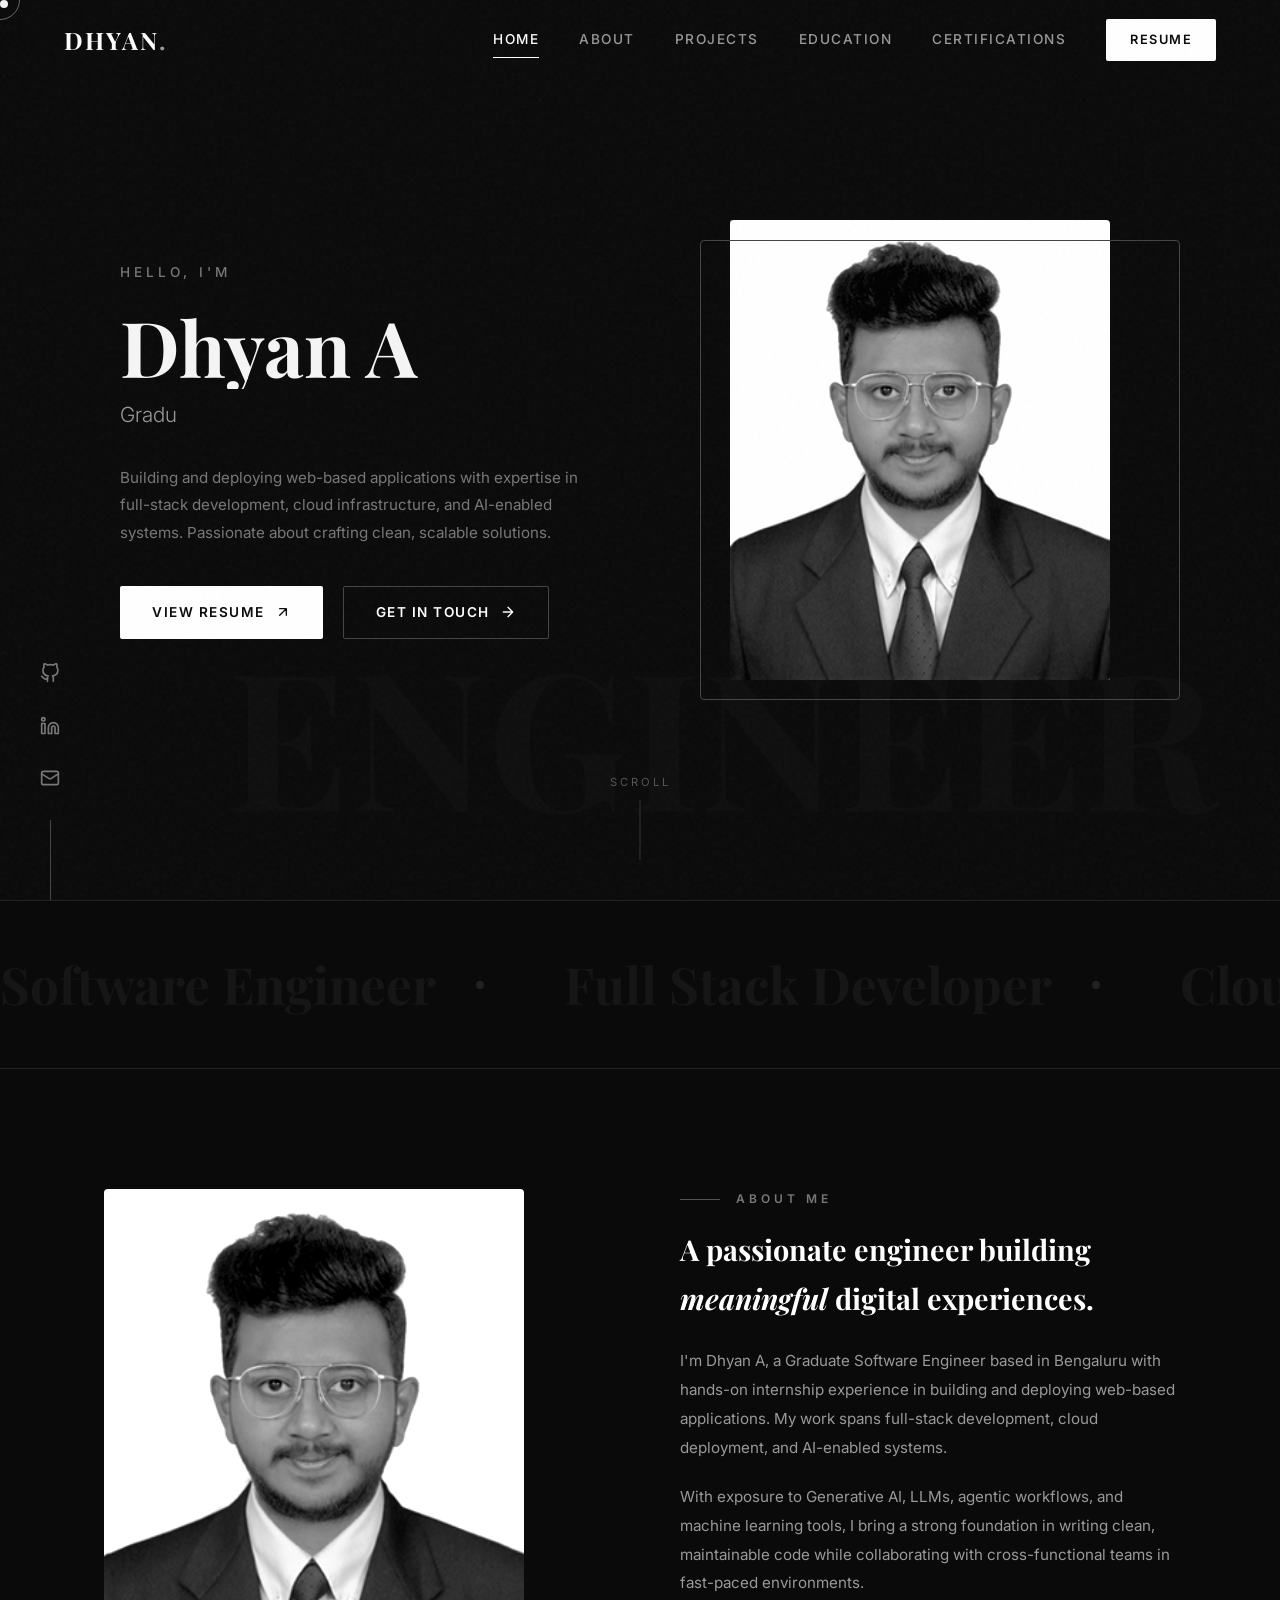
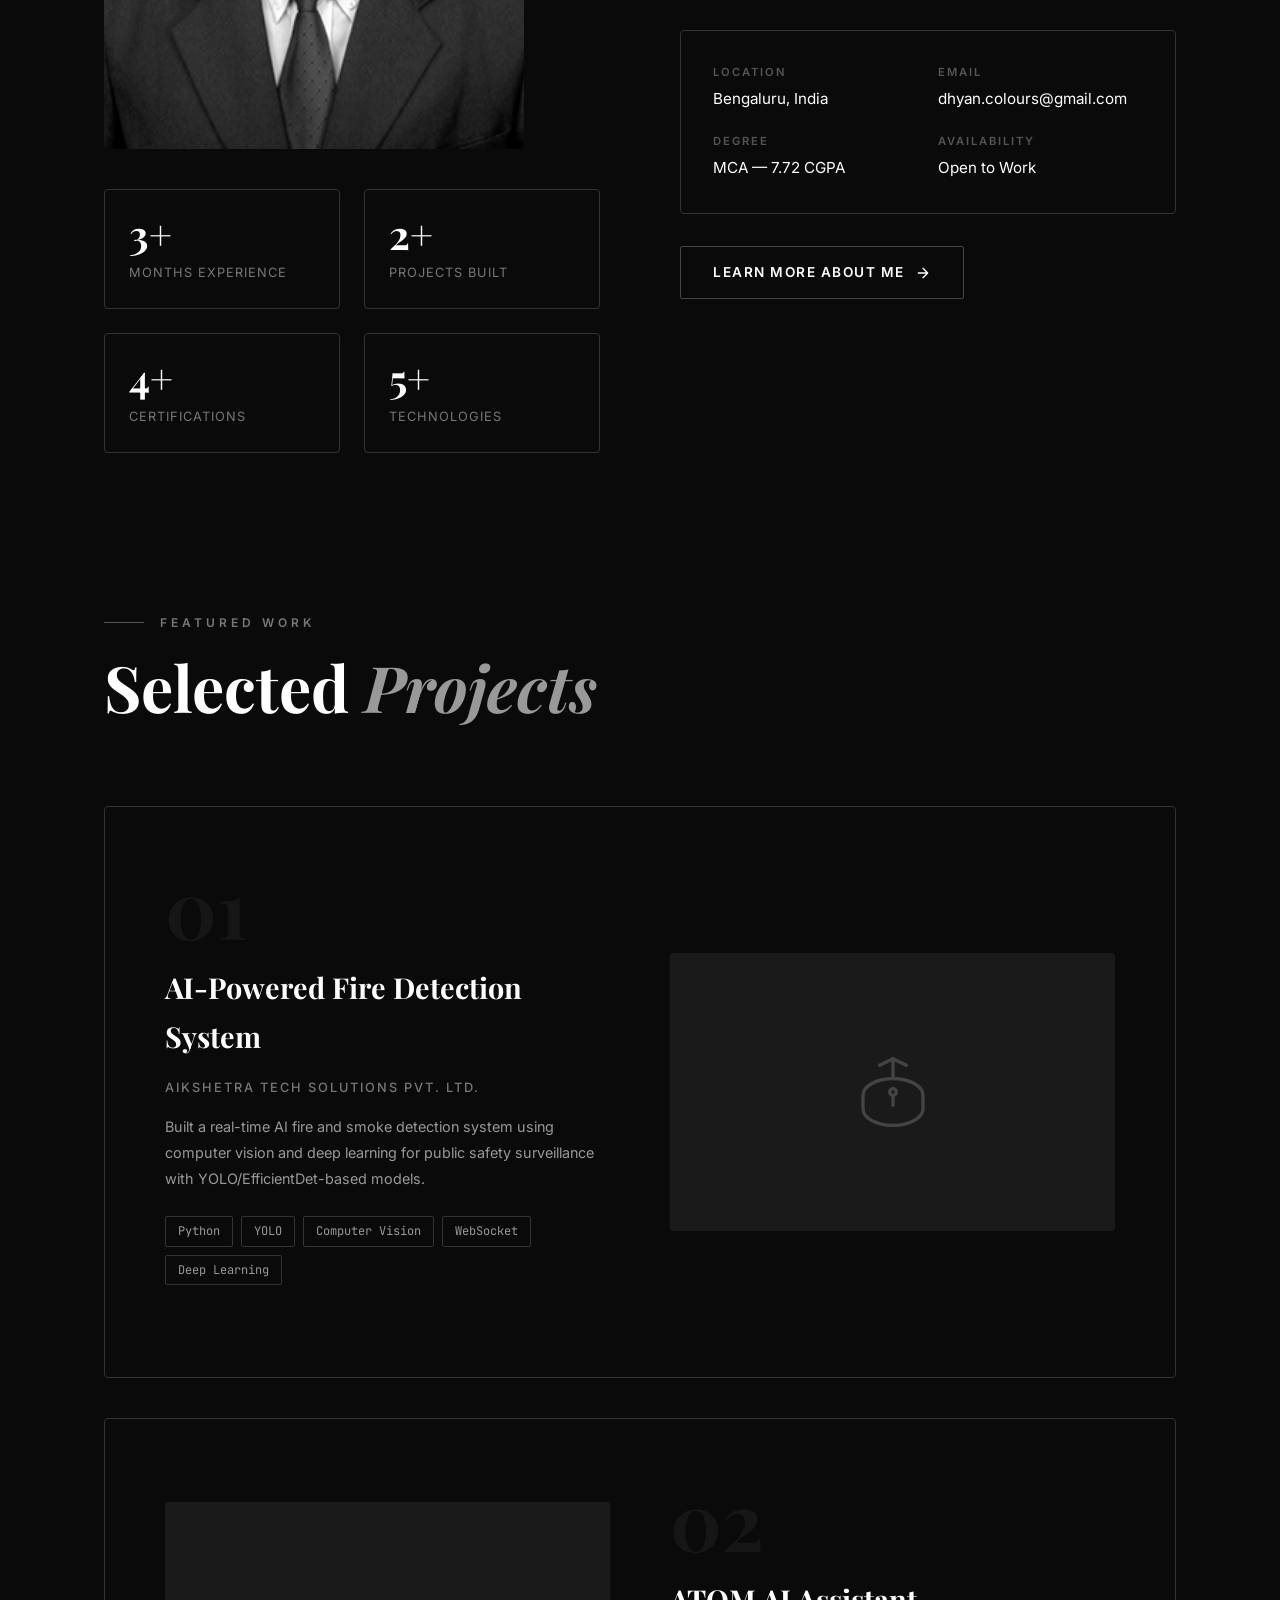
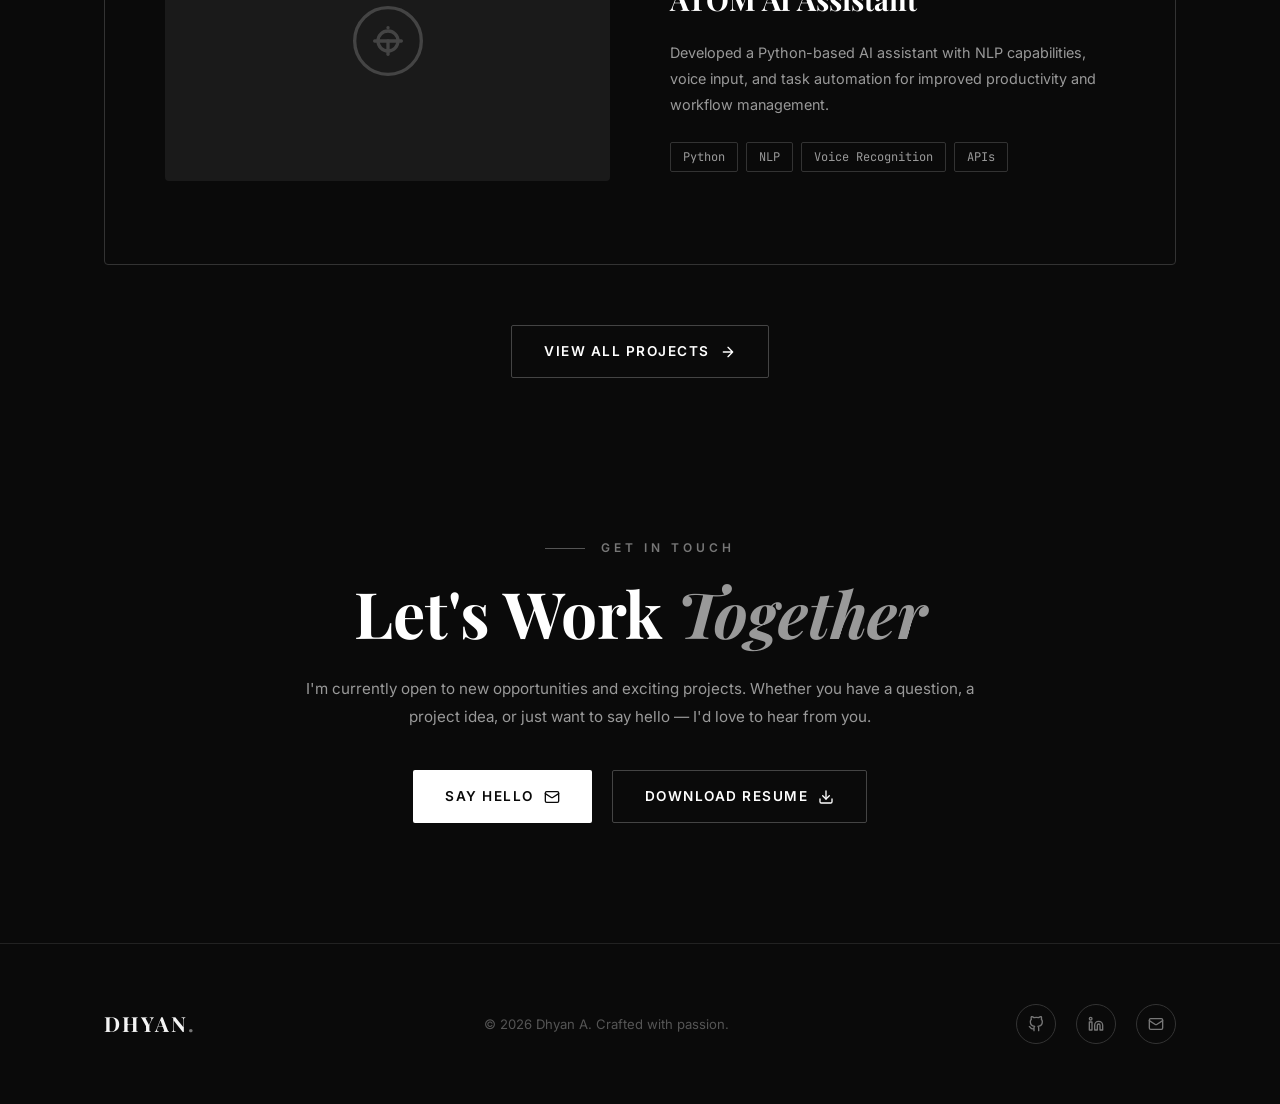
<file: index.html>
<!DOCTYPE html>
<html lang="en">
<head>
  <meta charset="UTF-8">
  <meta name="viewport" content="width=device-width, initial-scale=1.0">
  <title>Dhyan A — Graduate Software Engineer</title>
  <meta name="description" content="Portfolio of Dhyan A — Graduate Software Engineer specializing in full-stack development, cloud deployment, and AI-enabled systems.">
  <meta name="keywords" content="Dhyan A, Software Engineer, Full Stack Developer, Portfolio, Web Developer, AI">
  <meta name="author" content="Dhyan A">
  <link rel="stylesheet" href="styles.css">
  <link rel="icon" href="data:image/svg+xml,<svg xmlns='http://www.w3.org/2000/svg' viewBox='0 0 100 100'><text y='.9em' font-size='90'>D</text></svg>">
</head>
<body>

  <!-- Loading Screen -->
  <div class="loader" id="loader">
    <div class="loader-text">
      <span style="animation-delay: 0.1s">D</span><span style="animation-delay: 0.15s">H</span><span style="animation-delay: 0.2s">Y</span><span style="animation-delay: 0.25s">A</span><span style="animation-delay: 0.3s">N</span><span style="animation-delay: 0.4s">&nbsp;</span><span style="animation-delay: 0.45s">A</span>
    </div>
  </div>

  <!-- Page Transition -->
  <div class="page-transition"></div>

  <!-- Custom Cursor -->
  <div class="cursor-dot"></div>
  <div class="cursor-ring"></div>

  <!-- Social Sidebar -->
  <div class="hero-social">
    <a href="https://github.com/dhyan" target="_blank" rel="noopener" aria-label="GitHub">
      <svg xmlns="http://www.w3.org/2000/svg" viewBox="0 0 24 24" fill="none" stroke="currentColor" stroke-width="2" stroke-linecap="round" stroke-linejoin="round"><path d="M9 19c-5 1.5-5-2.5-7-3m14 6v-3.87a3.37 3.37 0 0 0-.94-2.61c3.14-.35 6.44-1.54 6.44-7A5.44 5.44 0 0 0 20 4.77 5.07 5.07 0 0 0 19.91 1S18.73.65 16 2.48a13.38 13.38 0 0 0-7 0C6.27.65 5.09 1 5.09 1A5.07 5.07 0 0 0 5 4.77a5.44 5.44 0 0 0-1.5 3.78c0 5.42 3.3 6.61 6.44 7A3.37 3.37 0 0 0 9 18.13V22"/></svg>
    </a>
    <a href="https://linkedin.com/in/dhyan" target="_blank" rel="noopener" aria-label="LinkedIn">
      <svg xmlns="http://www.w3.org/2000/svg" viewBox="0 0 24 24" fill="none" stroke="currentColor" stroke-width="2" stroke-linecap="round" stroke-linejoin="round"><path d="M16 8a6 6 0 0 1 6 6v7h-4v-7a2 2 0 0 0-2-2 2 2 0 0 0-2 2v7h-4v-7a6 6 0 0 1 6-6z"/><rect x="2" y="9" width="4" height="12"/><circle cx="4" cy="4" r="2"/></svg>
    </a>
    <a href="mailto:dhyan.colours@gmail.com" aria-label="Email">
      <svg xmlns="http://www.w3.org/2000/svg" viewBox="0 0 24 24" fill="none" stroke="currentColor" stroke-width="2" stroke-linecap="round" stroke-linejoin="round"><rect x="2" y="4" width="20" height="16" rx="2"/><path d="m22 7-8.97 5.7a1.94 1.94 0 0 1-2.06 0L2 7"/></svg>
    </a>
  </div>

  <!-- Navigation -->
  <nav class="navbar" id="navbar">
    <a href="index.html" class="nav-logo">DHYAN</a>
    <div class="nav-links">
      <a href="index.html" class="active">Home</a>
      <a href="about.html">About</a>
      <a href="projects.html">Projects</a>
      <a href="education.html">Education</a>
      <a href="certifications.html">Certifications</a>
      <a href="Dhyan A Resume (2).pdf" class="nav-resume-btn" target="_blank">Resume</a>
    </div>
    <div class="hamburger" id="hamburger">
      <span></span>
      <span></span>
      <span></span>
    </div>
  </nav>

  <!-- Mobile Menu -->
  <div class="mobile-menu" id="mobile-menu">
    <a href="index.html">Home</a>
    <a href="about.html">About</a>
    <a href="projects.html">Projects</a>
    <a href="education.html">Education</a>
    <a href="certifications.html">Certifications</a>
    <a href="Dhyan A Resume (2).pdf" target="_blank">Resume</a>
  </div>

  <!-- Hero Section -->
  <section class="hero" id="hero">
    <div class="container">
      <div class="hero-grid">
        <div class="hero-content">
          <div class="hero-greeting">
            <span>Hello, I'm</span>
          </div>
          <h1 class="hero-name">
            <span class="line"><span>Dhyan A</span></span>
          </h1>
          <div class="hero-title">
            <span class="typing-text" data-words='["Graduate Software Engineer","Full Stack Developer","AI Enthusiast","Cloud Engineer"]'></span><span style="animation: blink 1s infinite; opacity: 0; animation-delay: 1.5s;">|</span>
          </div>
          <p class="hero-description">
            Building and deploying web-based applications with expertise in full-stack development, cloud infrastructure, and AI-enabled systems. Passionate about crafting clean, scalable solutions.
          </p>
          <div class="hero-actions">
            <a href="Dhyan A Resume (2).pdf" class="btn-primary" target="_blank" id="hero-resume-btn">
              View Resume
              <svg xmlns="http://www.w3.org/2000/svg" viewBox="0 0 24 24" fill="none" stroke="currentColor" stroke-width="2" stroke-linecap="round" stroke-linejoin="round"><path d="M7 17l9.2-9.2M17 17V7H7"/></svg>
            </a>
            <a href="about.html#contact" class="btn-secondary" id="hero-contact-btn">
              Get In Touch
              <svg xmlns="http://www.w3.org/2000/svg" viewBox="0 0 24 24" fill="none" stroke="currentColor" stroke-width="2" stroke-linecap="round" stroke-linejoin="round"><path d="M5 12h14M12 5l7 7-7 7"/></svg>
            </a>
          </div>
        </div>

        <div class="hero-image-wrapper">
          <div class="hero-image-container">
            <img src="DhyanBlazzer.jpg" alt="Dhyan A — Graduate Software Engineer" id="hero-photo">
          </div>
          <div class="hero-image-decoration"></div>
        </div>
      </div>
    </div>

    <div class="hero-bg-text" data-parallax="0.1">ENGINEER</div>

    <div class="hero-scroll-indicator">
      <span>Scroll</span>
      <div class="scroll-line"></div>
    </div>
  </section>

  <!-- Marquee Section -->
  <section class="marquee-section">
    <div class="marquee-track">
      <div class="marquee-item">Software Engineer <span class="dot"></span></div>
      <div class="marquee-item">Full Stack Developer <span class="dot"></span></div>
      <div class="marquee-item">Cloud Engineer <span class="dot"></span></div>
      <div class="marquee-item">AI Enthusiast <span class="dot"></span></div>
      <div class="marquee-item">Problem Solver <span class="dot"></span></div>
    </div>
  </section>

  <!-- Quick About Preview -->
  <section class="section" id="about-preview">
    <div class="container">
      <div class="about-grid">
        <div class="about-image-section reveal-left">
          <div class="about-image">
            <img src="DhyanBlazzer.jpg" alt="Dhyan A">
          </div>
          <div class="about-stats">
            <div class="stat-box reveal delay-1">
              <div class="stat-number" data-count="6" data-suffix="+">0+</div>
              <div class="stat-label">Months Experience</div>
            </div>
            <div class="stat-box reveal delay-2">
              <div class="stat-number" data-count="5" data-suffix="+">0+</div>
              <div class="stat-label">Projects Built</div>
            </div>
            <div class="stat-box reveal delay-3">
              <div class="stat-number" data-count="8" data-suffix="+">0+</div>
              <div class="stat-label">Certifications</div>
            </div>
            <div class="stat-box reveal delay-4">
              <div class="stat-number" data-count="10" data-suffix="+">0+</div>
              <div class="stat-label">Technologies</div>
            </div>
          </div>
        </div>

        <div class="about-content reveal-right">
          <div class="section-label">About Me</div>
          <h3>A passionate engineer building <em>meaningful</em> digital experiences.</h3>
          <p>
            I'm Dhyan A, a Graduate Software Engineer based in Bengaluru with hands-on internship experience in building and deploying web-based applications. My work spans full-stack development, cloud deployment, and AI-enabled systems.
          </p>
          <p>
            With exposure to Generative AI, LLMs, agentic workflows, and machine learning tools, I bring a strong foundation in writing clean, maintainable code while collaborating with cross-functional teams in fast-paced environments.
          </p>

          <div class="about-info-grid">
            <div class="about-info-item">
              <span class="label">Location</span>
              <span class="value">Bengaluru, India</span>
            </div>
            <div class="about-info-item">
              <span class="label">Email</span>
              <span class="value">dhyan.colours@gmail.com</span>
            </div>
            <div class="about-info-item">
              <span class="label">Degree</span>
              <span class="value">MCA — 7.72 CGPA</span>
            </div>
            <div class="about-info-item">
              <span class="label">Availability</span>
              <span class="value">Open to Work</span>
            </div>
          </div>

          <a href="about.html" class="btn-secondary" id="about-more-btn">
            Learn More About Me
            <svg xmlns="http://www.w3.org/2000/svg" viewBox="0 0 24 24" fill="none" stroke="currentColor" stroke-width="2" stroke-linecap="round" stroke-linejoin="round"><path d="M5 12h14M12 5l7 7-7 7"/></svg>
          </a>
        </div>
      </div>
    </div>
  </section>

  <!-- Featured Projects Preview -->
  <section class="section" style="padding-top: 40px;">
    <div class="container">
      <div class="section-header reveal">
        <div class="section-label">Featured Work</div>
        <h2 class="section-title">Selected <em>Projects</em></h2>
      </div>

      <div class="projects-grid">
        <!-- Project 1 -->
        <div class="project-card reveal">
          <div>
            <div class="project-number">01</div>
            <h3 class="project-title">AI-Powered Fire Detection System</h3>
            <div class="project-company">Aikshetra Tech Solutions Pvt. Ltd.</div>
            <p class="project-description">
              Built a real-time AI fire and smoke detection system using computer vision and deep learning for public safety surveillance with YOLO/EfficientDet-based models.
            </p>
            <div class="project-tech">
              <span>Python</span>
              <span>YOLO</span>
              <span>Computer Vision</span>
              <span>WebSocket</span>
              <span>Deep Learning</span>
            </div>
          </div>
          <div class="project-visual">
            <svg class="project-visual-icon" xmlns="http://www.w3.org/2000/svg" viewBox="0 0 24 24" fill="none" stroke="currentColor" stroke-width="1" stroke-linecap="round" stroke-linejoin="round"><path d="M12 22c-4.97 0-9-2.24-9-5v-4c0-2.76 4.03-5 9-5s9 2.24 9 5v4c0 2.76-4.03 5-9 5z"/><path d="M12 8V2"/><path d="M8 4l4-2 4 2"/><circle cx="12" cy="12" r="1"/><path d="M12 13v3"/></svg>
          </div>
        </div>

        <!-- Project 2 -->
        <div class="project-card reveal delay-1">
          <div>
            <div class="project-number">02</div>
            <h3 class="project-title">ATOM AI Assistant</h3>
            <p class="project-description">
              Developed a Python-based AI assistant with NLP capabilities, voice input, and task automation for improved productivity and workflow management.
            </p>
            <div class="project-tech">
              <span>Python</span>
              <span>NLP</span>
              <span>Voice Recognition</span>
              <span>APIs</span>
            </div>
          </div>
          <div class="project-visual">
            <svg class="project-visual-icon" xmlns="http://www.w3.org/2000/svg" viewBox="0 0 24 24" fill="none" stroke="currentColor" stroke-width="1" stroke-linecap="round" stroke-linejoin="round"><circle cx="12" cy="12" r="10"/><path d="M12 16v-4"/><path d="M12 8h.01"/><path d="M8 12h8"/><circle cx="12" cy="12" r="3"/></svg>
          </div>
        </div>
      </div>

      <div style="text-align: center; margin-top: 60px;" class="reveal">
        <a href="projects.html" class="btn-secondary" id="view-all-projects-btn">
          View All Projects
          <svg xmlns="http://www.w3.org/2000/svg" viewBox="0 0 24 24" fill="none" stroke="currentColor" stroke-width="2" stroke-linecap="round" stroke-linejoin="round"><path d="M5 12h14M12 5l7 7-7 7"/></svg>
        </a>
      </div>
    </div>
  </section>

  <!-- Contact CTA Section -->
  <section class="section" style="padding-top: 40px;">
    <div class="container">
      <div style="text-align: center; max-width: 700px; margin: 0 auto;" class="reveal">
        <div class="section-label" style="justify-content: center;">
          <span>Get In Touch</span>
        </div>
        <h2 class="section-title" style="margin-bottom: 24px;">Let's Work <em>Together</em></h2>
        <p style="color: var(--gray-400); font-size: 0.95rem; margin-bottom: 40px; line-height: 1.8;">
          I'm currently open to new opportunities and exciting projects. Whether you have a question, a project idea, or just want to say hello — I'd love to hear from you.
        </p>
        <div style="display: flex; gap: 20px; justify-content: center; flex-wrap: wrap;">
          <a href="mailto:dhyan.colours@gmail.com" class="btn-primary" id="cta-email-btn">
            Say Hello
            <svg xmlns="http://www.w3.org/2000/svg" viewBox="0 0 24 24" fill="none" stroke="currentColor" stroke-width="2" stroke-linecap="round" stroke-linejoin="round"><rect x="2" y="4" width="20" height="16" rx="2"/><path d="m22 7-8.97 5.7a1.94 1.94 0 0 1-2.06 0L2 7"/></svg>
          </a>
          <a href="Dhyan A Resume (2).pdf" class="btn-secondary" download id="cta-download-btn">
            Download Resume
            <svg xmlns="http://www.w3.org/2000/svg" viewBox="0 0 24 24" fill="none" stroke="currentColor" stroke-width="2" stroke-linecap="round" stroke-linejoin="round"><path d="M21 15v4a2 2 0 0 1-2 2H5a2 2 0 0 1-2-2v-4"/><polyline points="7 10 12 15 17 10"/><line x1="12" y1="15" x2="12" y2="3"/></svg>
          </a>
        </div>
      </div>
    </div>
  </section>

  <!-- Footer -->
  <footer class="footer">
    <div class="container">
      <div class="footer-content">
        <div class="footer-logo">DHYAN<span>.</span></div>
        <p class="footer-text">&copy; 2026 Dhyan A. Crafted with passion.</p>
        <div class="footer-social">
          <a href="https://github.com/dhyan" target="_blank" rel="noopener" aria-label="GitHub">
            <svg xmlns="http://www.w3.org/2000/svg" viewBox="0 0 24 24" fill="none" stroke="currentColor" stroke-width="2" stroke-linecap="round" stroke-linejoin="round"><path d="M9 19c-5 1.5-5-2.5-7-3m14 6v-3.87a3.37 3.37 0 0 0-.94-2.61c3.14-.35 6.44-1.54 6.44-7A5.44 5.44 0 0 0 20 4.77 5.07 5.07 0 0 0 19.91 1S18.73.65 16 2.48a13.38 13.38 0 0 0-7 0C6.27.65 5.09 1 5.09 1A5.07 5.07 0 0 0 5 4.77a5.44 5.44 0 0 0-1.5 3.78c0 5.42 3.3 6.61 6.44 7A3.37 3.37 0 0 0 9 18.13V22"/></svg>
          </a>
          <a href="https://linkedin.com/in/dhyan" target="_blank" rel="noopener" aria-label="LinkedIn">
            <svg xmlns="http://www.w3.org/2000/svg" viewBox="0 0 24 24" fill="none" stroke="currentColor" stroke-width="2" stroke-linecap="round" stroke-linejoin="round"><path d="M16 8a6 6 0 0 1 6 6v7h-4v-7a2 2 0 0 0-2-2 2 2 0 0 0-2 2v7h-4v-7a6 6 0 0 1 6-6z"/><rect x="2" y="9" width="4" height="12"/><circle cx="4" cy="4" r="2"/></svg>
          </a>
          <a href="mailto:dhyan.colours@gmail.com" aria-label="Email">
            <svg xmlns="http://www.w3.org/2000/svg" viewBox="0 0 24 24" fill="none" stroke="currentColor" stroke-width="2" stroke-linecap="round" stroke-linejoin="round"><rect x="2" y="4" width="20" height="16" rx="2"/><path d="m22 7-8.97 5.7a1.94 1.94 0 0 1-2.06 0L2 7"/></svg>
          </a>
        </div>
      </div>
    </div>
  </footer>

  <script src="script.js"></script>
  <style>
    @keyframes blink {
      0%, 100% { opacity: 0; }
      50% { opacity: 1; }
    }
  </style>
</body>
</html>
</file>
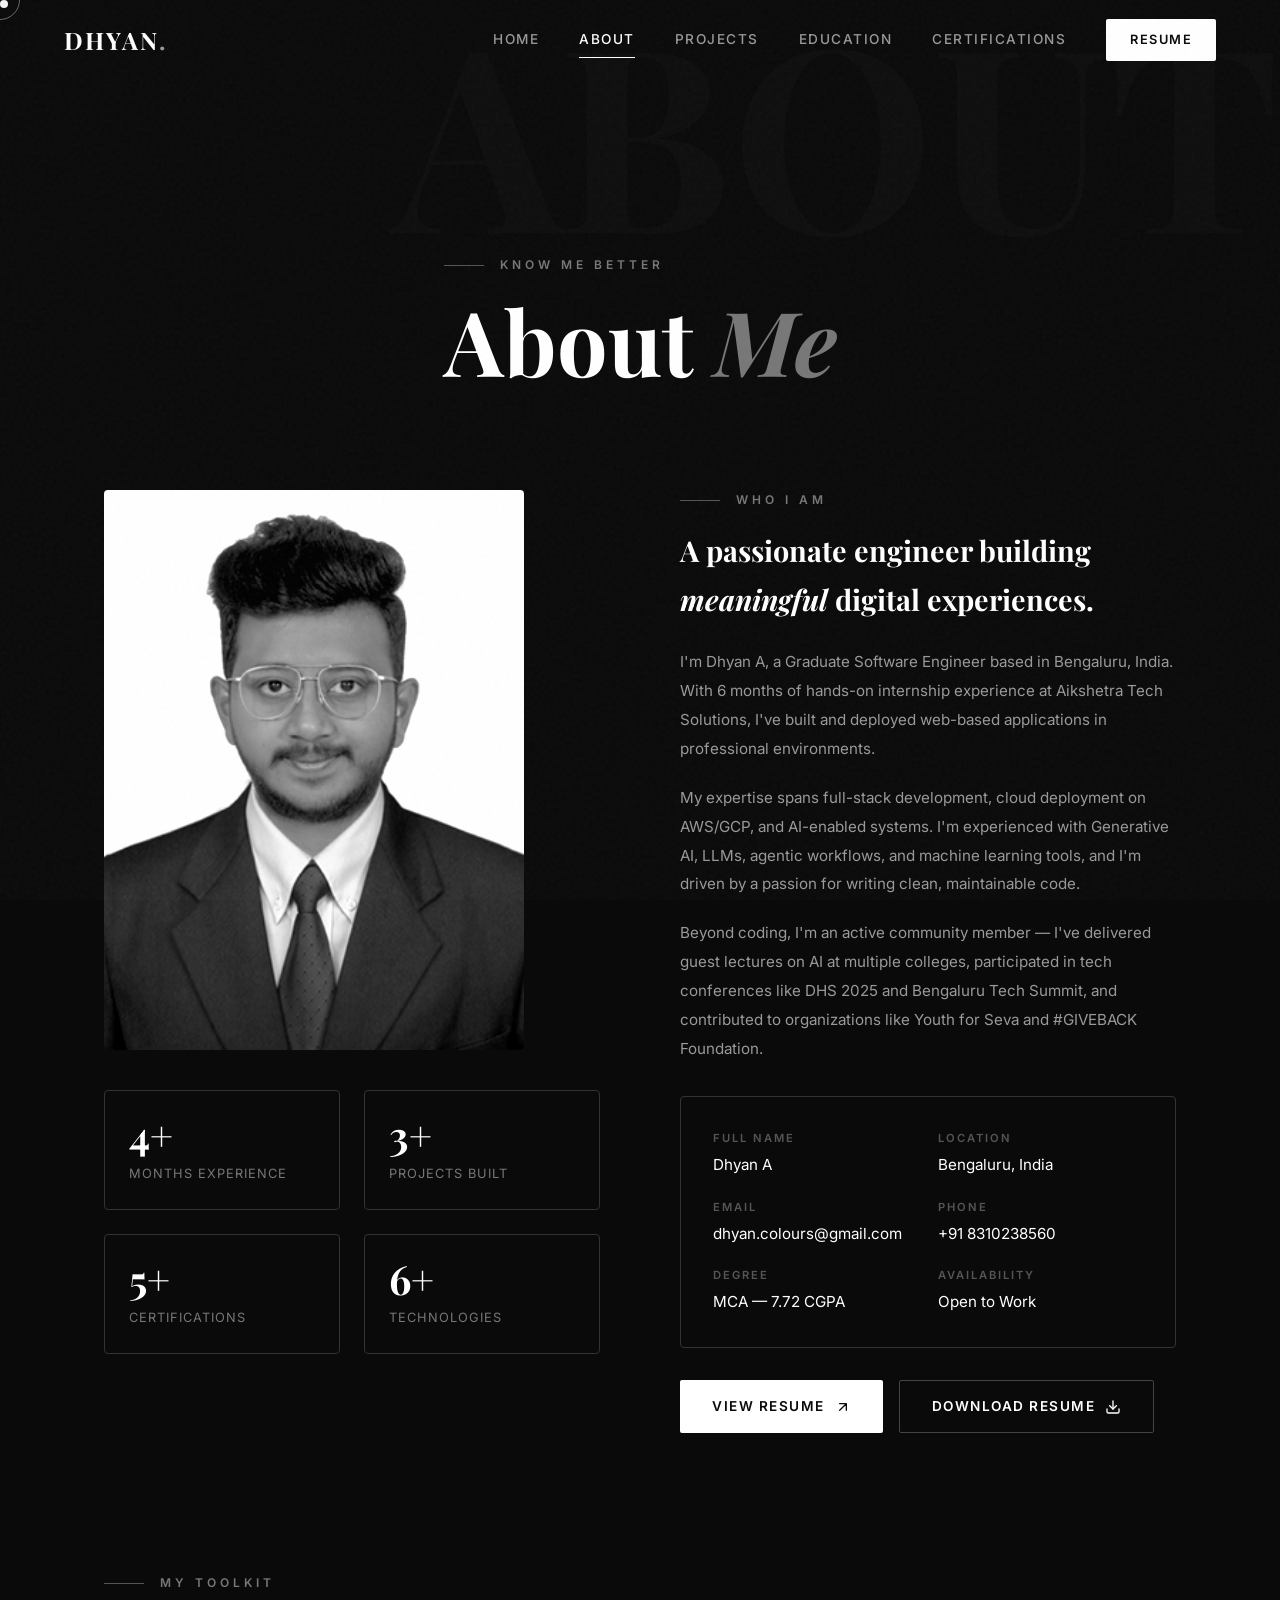
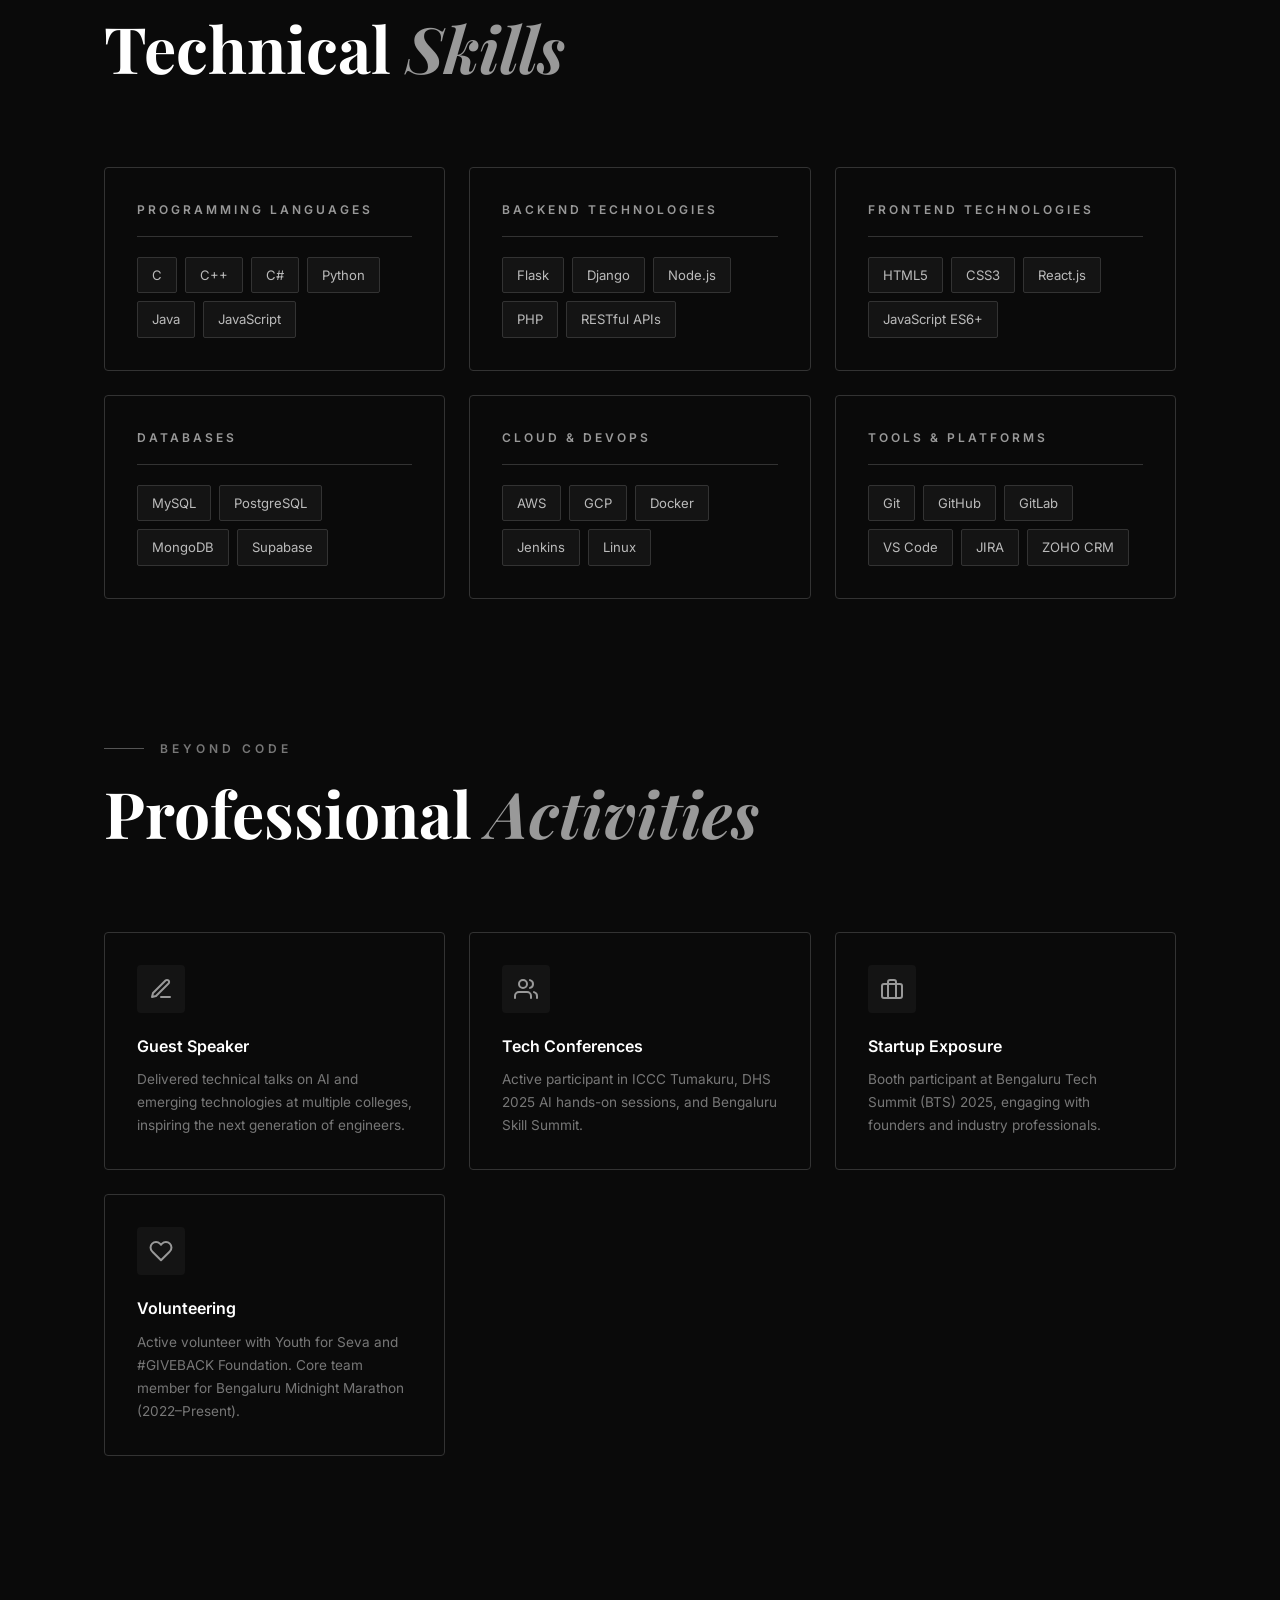
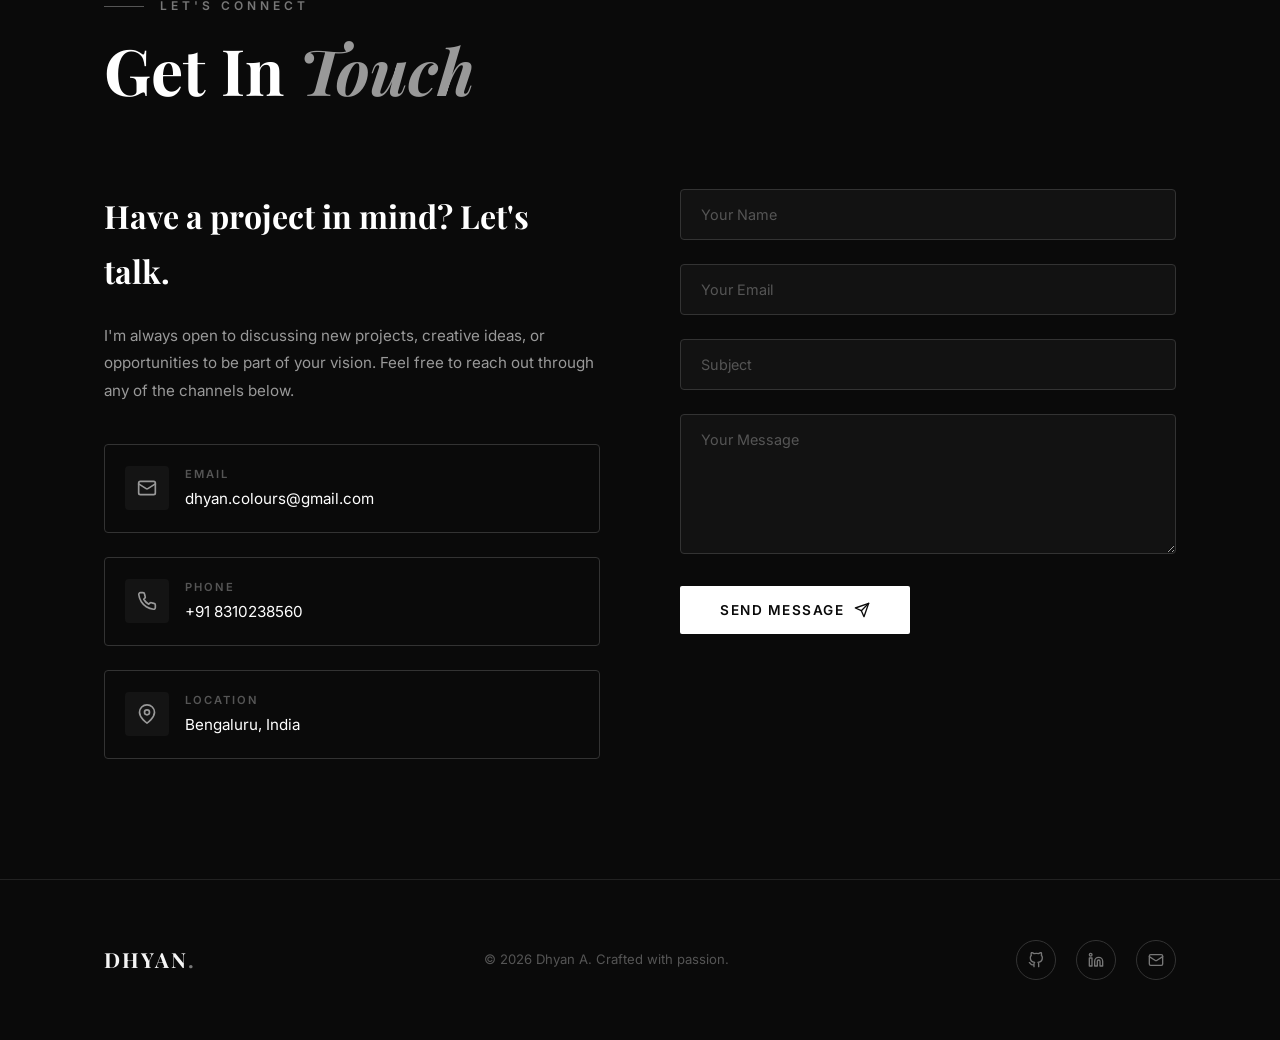
<file: about.html>
<!DOCTYPE html>
<html lang="en">
<head>
  <meta charset="UTF-8">
  <meta name="viewport" content="width=device-width, initial-scale=1.0">
  <title>About — Dhyan A | Graduate Software Engineer</title>
  <meta name="description" content="Learn more about Dhyan A — Graduate Software Engineer with expertise in full-stack development, cloud deployment, and AI systems.">
  <link rel="stylesheet" href="styles.css">
  <link rel="icon" href="data:image/svg+xml,<svg xmlns='http://www.w3.org/2000/svg' viewBox='0 0 100 100'><text y='.9em' font-size='90'>D</text></svg>">
</head>
<body>

  <!-- Page Transition -->
  <div class="page-transition"></div>
  <div class="cursor-dot"></div>
  <div class="cursor-ring"></div>

  <!-- Navigation -->
  <nav class="navbar" id="navbar">
    <a href="index.html" class="nav-logo">DHYAN</a>
    <div class="nav-links">
      <a href="index.html">Home</a>
      <a href="about.html" class="active">About</a>
      <a href="projects.html">Projects</a>
      <a href="education.html">Education</a>
      <a href="certifications.html">Certifications</a>
      <a href="Dhyan A Resume (2).pdf" class="nav-resume-btn" target="_blank">Resume</a>
    </div>
    <div class="hamburger" id="hamburger">
      <span></span>
      <span></span>
      <span></span>
    </div>
  </nav>

  <div class="mobile-menu" id="mobile-menu">
    <a href="index.html">Home</a>
    <a href="about.html">About</a>
    <a href="projects.html">Projects</a>
    <a href="education.html">Education</a>
    <a href="certifications.html">Certifications</a>
    <a href="Dhyan A Resume (2).pdf" target="_blank">Resume</a>
  </div>

  <!-- Page Header -->
  <section class="page-header">
    <div class="container">
      <div class="page-header-content">
        <div class="page-header-label">
          Know Me Better
        </div>
        <h1 class="page-header-title">About <em>Me</em></h1>
      </div>
    </div>
    <div class="page-header-bg" data-parallax="0.08">ABOUT</div>
  </section>

  <!-- About Section -->
  <section class="section" style="padding-top: 40px;">
    <div class="container">
      <div class="about-grid">
        <div class="about-image-section reveal-left">
          <div class="about-image">
            <img src="DhyanBlazzer.jpg" alt="Dhyan A">
          </div>
          <div class="about-stats">
            <div class="stat-box reveal delay-1">
              <div class="stat-number" data-count="6" data-suffix="+">0+</div>
              <div class="stat-label">Months Experience</div>
            </div>
            <div class="stat-box reveal delay-2">
              <div class="stat-number" data-count="5" data-suffix="+">0+</div>
              <div class="stat-label">Projects Built</div>
            </div>
            <div class="stat-box reveal delay-3">
              <div class="stat-number" data-count="8" data-suffix="+">0+</div>
              <div class="stat-label">Certifications</div>
            </div>
            <div class="stat-box reveal delay-4">
              <div class="stat-number" data-count="10" data-suffix="+">0+</div>
              <div class="stat-label">Technologies</div>
            </div>
          </div>
        </div>

        <div class="about-content reveal-right">
          <div class="section-label">Who I Am</div>
          <h3>A passionate engineer building <em>meaningful</em> digital experiences.</h3>
          <p>
            I'm Dhyan A, a Graduate Software Engineer based in Bengaluru, India. With 6 months of hands-on internship experience at Aikshetra Tech Solutions, I've built and deployed web-based applications in professional environments.
          </p>
          <p>
            My expertise spans full-stack development, cloud deployment on AWS/GCP, and AI-enabled systems. I'm experienced with Generative AI, LLMs, agentic workflows, and machine learning tools, and I'm driven by a passion for writing clean, maintainable code.
          </p>
          <p>
            Beyond coding, I'm an active community member — I've delivered guest lectures on AI at multiple colleges, participated in tech conferences like DHS 2025 and Bengaluru Tech Summit, and contributed to organizations like Youth for Seva and #GIVEBACK Foundation.
          </p>

          <div class="about-info-grid">
            <div class="about-info-item">
              <span class="label">Full Name</span>
              <span class="value">Dhyan A</span>
            </div>
            <div class="about-info-item">
              <span class="label">Location</span>
              <span class="value">Bengaluru, India</span>
            </div>
            <div class="about-info-item">
              <span class="label">Email</span>
              <span class="value">dhyan.colours@gmail.com</span>
            </div>
            <div class="about-info-item">
              <span class="label">Phone</span>
              <span class="value">+91 8310238560</span>
            </div>
            <div class="about-info-item">
              <span class="label">Degree</span>
              <span class="value">MCA — 7.72 CGPA</span>
            </div>
            <div class="about-info-item">
              <span class="label">Availability</span>
              <span class="value">Open to Work</span>
            </div>
          </div>

          <div style="display: flex; gap: 16px; flex-wrap: wrap;">
            <a href="Dhyan A Resume (2).pdf" class="btn-primary" target="_blank" id="about-view-resume">
              View Resume
              <svg xmlns="http://www.w3.org/2000/svg" viewBox="0 0 24 24" fill="none" stroke="currentColor" stroke-width="2" stroke-linecap="round" stroke-linejoin="round"><path d="M7 17l9.2-9.2M17 17V7H7"/></svg>
            </a>
            <a href="Dhyan A Resume (2).pdf" class="btn-secondary" download id="about-download-resume">
              Download Resume
              <svg xmlns="http://www.w3.org/2000/svg" viewBox="0 0 24 24" fill="none" stroke="currentColor" stroke-width="2" stroke-linecap="round" stroke-linejoin="round"><path d="M21 15v4a2 2 0 0 1-2 2H5a2 2 0 0 1-2-2v-4"/><polyline points="7 10 12 15 17 10"/><line x1="12" y1="15" x2="12" y2="3"/></svg>
            </a>
          </div>
        </div>
      </div>
    </div>
  </section>

  <!-- Skills Section -->
  <section class="section" style="padding-top: 20px;">
    <div class="container">
      <div class="section-header reveal">
        <div class="section-label">My Toolkit</div>
        <h2 class="section-title">Technical <em>Skills</em></h2>
      </div>

      <div class="skills-grid">
        <div class="skill-category reveal delay-1">
          <div class="skill-category-title">Programming Languages</div>
          <div class="skill-tags">
            <span class="skill-tag">C</span>
            <span class="skill-tag">C++</span>
            <span class="skill-tag">C#</span>
            <span class="skill-tag">Python</span>
            <span class="skill-tag">Java</span>
            <span class="skill-tag">JavaScript</span>
          </div>
        </div>

        <div class="skill-category reveal delay-2">
          <div class="skill-category-title">Backend Technologies</div>
          <div class="skill-tags">
            <span class="skill-tag">Flask</span>
            <span class="skill-tag">Django</span>
            <span class="skill-tag">Node.js</span>
            <span class="skill-tag">PHP</span>
            <span class="skill-tag">RESTful APIs</span>
          </div>
        </div>

        <div class="skill-category reveal delay-3">
          <div class="skill-category-title">Frontend Technologies</div>
          <div class="skill-tags">
            <span class="skill-tag">HTML5</span>
            <span class="skill-tag">CSS3</span>
            <span class="skill-tag">React.js</span>
            <span class="skill-tag">JavaScript ES6+</span>
          </div>
        </div>

        <div class="skill-category reveal delay-4">
          <div class="skill-category-title">Databases</div>
          <div class="skill-tags">
            <span class="skill-tag">MySQL</span>
            <span class="skill-tag">PostgreSQL</span>
            <span class="skill-tag">MongoDB</span>
            <span class="skill-tag">Supabase</span>
          </div>
        </div>

        <div class="skill-category reveal delay-5">
          <div class="skill-category-title">Cloud & DevOps</div>
          <div class="skill-tags">
            <span class="skill-tag">AWS</span>
            <span class="skill-tag">GCP</span>
            <span class="skill-tag">Docker</span>
            <span class="skill-tag">Jenkins</span>
            <span class="skill-tag">Linux</span>
          </div>
        </div>

        <div class="skill-category reveal delay-6">
          <div class="skill-category-title">Tools & Platforms</div>
          <div class="skill-tags">
            <span class="skill-tag">Git</span>
            <span class="skill-tag">GitHub</span>
            <span class="skill-tag">GitLab</span>
            <span class="skill-tag">VS Code</span>
            <span class="skill-tag">JIRA</span>
            <span class="skill-tag">ZOHO CRM</span>
          </div>
        </div>
      </div>
    </div>
  </section>

  <!-- Professional Activities -->
  <section class="section" style="padding-top: 20px;">
    <div class="container">
      <div class="section-header reveal">
        <div class="section-label">Beyond Code</div>
        <h2 class="section-title">Professional <em>Activities</em></h2>
      </div>

      <div class="activities-grid">
        <div class="activity-card reveal delay-1">
          <div class="activity-card-icon">
            <svg xmlns="http://www.w3.org/2000/svg" viewBox="0 0 24 24" fill="none" stroke="currentColor" stroke-width="2" stroke-linecap="round" stroke-linejoin="round"><path d="M12 20h9"/><path d="M16.5 3.5a2.121 2.121 0 0 1 3 3L7 19l-4 1 1-4L16.5 3.5z"/></svg>
          </div>
          <h4>Guest Speaker</h4>
          <p>Delivered technical talks on AI and emerging technologies at multiple colleges, inspiring the next generation of engineers.</p>
        </div>

        <div class="activity-card reveal delay-2">
          <div class="activity-card-icon">
            <svg xmlns="http://www.w3.org/2000/svg" viewBox="0 0 24 24" fill="none" stroke="currentColor" stroke-width="2" stroke-linecap="round" stroke-linejoin="round"><path d="M17 21v-2a4 4 0 0 0-4-4H5a4 4 0 0 0-4 4v2"/><circle cx="9" cy="7" r="4"/><path d="M23 21v-2a4 4 0 0 0-3-3.87"/><path d="M16 3.13a4 4 0 0 1 0 7.75"/></svg>
          </div>
          <h4>Tech Conferences</h4>
          <p>Active participant in ICCC Tumakuru, DHS 2025 AI hands-on sessions, and Bengaluru Skill Summit.</p>
        </div>

        <div class="activity-card reveal delay-3">
          <div class="activity-card-icon">
            <svg xmlns="http://www.w3.org/2000/svg" viewBox="0 0 24 24" fill="none" stroke="currentColor" stroke-width="2" stroke-linecap="round" stroke-linejoin="round"><rect x="2" y="7" width="20" height="14" rx="2" ry="2"/><path d="M16 21V5a2 2 0 0 0-2-2h-4a2 2 0 0 0-2 2v16"/></svg>
          </div>
          <h4>Startup Exposure</h4>
          <p>Booth participant at Bengaluru Tech Summit (BTS) 2025, engaging with founders and industry professionals.</p>
        </div>

        <div class="activity-card reveal delay-4">
          <div class="activity-card-icon">
            <svg xmlns="http://www.w3.org/2000/svg" viewBox="0 0 24 24" fill="none" stroke="currentColor" stroke-width="2" stroke-linecap="round" stroke-linejoin="round"><path d="M20.84 4.61a5.5 5.5 0 0 0-7.78 0L12 5.67l-1.06-1.06a5.5 5.5 0 0 0-7.78 7.78l1.06 1.06L12 21.23l7.78-7.78 1.06-1.06a5.5 5.5 0 0 0 0-7.78z"/></svg>
          </div>
          <h4>Volunteering</h4>
          <p>Active volunteer with Youth for Seva and #GIVEBACK Foundation. Core team member for Bengaluru Midnight Marathon (2022–Present).</p>
        </div>
      </div>
    </div>
  </section>

  <!-- Contact Section -->
  <section class="section" id="contact" style="padding-top: 20px;">
    <div class="container">
      <div class="section-header reveal">
        <div class="section-label">Let's Connect</div>
        <h2 class="section-title">Get In <em>Touch</em></h2>
      </div>

      <div class="contact-grid">
        <div class="contact-info reveal-left">
          <h3>Have a project in mind? Let's talk.</h3>
          <p>
            I'm always open to discussing new projects, creative ideas, or opportunities to be part of your vision. Feel free to reach out through any of the channels below.
          </p>

          <div class="contact-details">
            <a href="mailto:dhyan.colours@gmail.com" class="contact-item" id="contact-email">
              <div class="contact-item-icon">
                <svg xmlns="http://www.w3.org/2000/svg" viewBox="0 0 24 24" fill="none" stroke="currentColor" stroke-width="2" stroke-linecap="round" stroke-linejoin="round"><rect x="2" y="4" width="20" height="16" rx="2"/><path d="m22 7-8.97 5.7a1.94 1.94 0 0 1-2.06 0L2 7"/></svg>
              </div>
              <div>
                <div class="contact-item-label">Email</div>
                <div class="contact-item-value">dhyan.colours@gmail.com</div>
              </div>
            </a>

            <a href="tel:+918310238560" class="contact-item" id="contact-phone">
              <div class="contact-item-icon">
                <svg xmlns="http://www.w3.org/2000/svg" viewBox="0 0 24 24" fill="none" stroke="currentColor" stroke-width="2" stroke-linecap="round" stroke-linejoin="round"><path d="M22 16.92v3a2 2 0 0 1-2.18 2 19.79 19.79 0 0 1-8.63-3.07 19.5 19.5 0 0 1-6-6 19.79 19.79 0 0 1-3.07-8.67A2 2 0 0 1 4.11 2h3a2 2 0 0 1 2 1.72 12.84 12.84 0 0 0 .7 2.81 2 2 0 0 1-.45 2.11L8.09 9.91a16 16 0 0 0 6 6l1.27-1.27a2 2 0 0 1 2.11-.45 12.84 12.84 0 0 0 2.81.7A2 2 0 0 1 22 16.92z"/></svg>
              </div>
              <div>
                <div class="contact-item-label">Phone</div>
                <div class="contact-item-value">+91 8310238560</div>
              </div>
            </a>

            <div class="contact-item" id="contact-location">
              <div class="contact-item-icon">
                <svg xmlns="http://www.w3.org/2000/svg" viewBox="0 0 24 24" fill="none" stroke="currentColor" stroke-width="2" stroke-linecap="round" stroke-linejoin="round"><path d="M21 10c0 7-9 13-9 13s-9-6-9-13a9 9 0 0 1 18 0z"/><circle cx="12" cy="10" r="3"/></svg>
              </div>
              <div>
                <div class="contact-item-label">Location</div>
                <div class="contact-item-value">Bengaluru, India</div>
              </div>
            </div>
          </div>
        </div>

        <form class="contact-form reveal-right" id="contact-form">
          <div class="form-group">
            <input type="text" id="name" name="name" placeholder="Your Name" required>
          </div>
          <div class="form-group">
            <input type="email" id="email" name="email" placeholder="Your Email" required>
          </div>
          <div class="form-group">
            <input type="text" id="subject" name="subject" placeholder="Subject">
          </div>
          <div class="form-group">
            <textarea id="message" name="message" placeholder="Your Message" required></textarea>
          </div>
          <button type="submit" class="form-submit" id="contact-submit">
            Send Message
            <svg xmlns="http://www.w3.org/2000/svg" viewBox="0 0 24 24" fill="none" stroke="currentColor" stroke-width="2" stroke-linecap="round" stroke-linejoin="round"><line x1="22" y1="2" x2="11" y2="13"/><polygon points="22 2 15 22 11 13 2 9 22 2"/></svg>
          </button>
        </form>
      </div>
    </div>
  </section>

  <!-- Footer -->
  <footer class="footer">
    <div class="container">
      <div class="footer-content">
        <div class="footer-logo">DHYAN<span>.</span></div>
        <p class="footer-text">&copy; 2026 Dhyan A. Crafted with passion.</p>
        <div class="footer-social">
          <a href="https://github.com/dhyan" target="_blank" rel="noopener" aria-label="GitHub">
            <svg xmlns="http://www.w3.org/2000/svg" viewBox="0 0 24 24" fill="none" stroke="currentColor" stroke-width="2" stroke-linecap="round" stroke-linejoin="round"><path d="M9 19c-5 1.5-5-2.5-7-3m14 6v-3.87a3.37 3.37 0 0 0-.94-2.61c3.14-.35 6.44-1.54 6.44-7A5.44 5.44 0 0 0 20 4.77 5.07 5.07 0 0 0 19.91 1S18.73.65 16 2.48a13.38 13.38 0 0 0-7 0C6.27.65 5.09 1 5.09 1A5.07 5.07 0 0 0 5 4.77a5.44 5.44 0 0 0-1.5 3.78c0 5.42 3.3 6.61 6.44 7A3.37 3.37 0 0 0 9 18.13V22"/></svg>
          </a>
          <a href="https://linkedin.com/in/dhyan" target="_blank" rel="noopener" aria-label="LinkedIn">
            <svg xmlns="http://www.w3.org/2000/svg" viewBox="0 0 24 24" fill="none" stroke="currentColor" stroke-width="2" stroke-linecap="round" stroke-linejoin="round"><path d="M16 8a6 6 0 0 1 6 6v7h-4v-7a2 2 0 0 0-2-2 2 2 0 0 0-2 2v7h-4v-7a6 6 0 0 1 6-6z"/><rect x="2" y="9" width="4" height="12"/><circle cx="4" cy="4" r="2"/></svg>
          </a>
          <a href="mailto:dhyan.colours@gmail.com" aria-label="Email">
            <svg xmlns="http://www.w3.org/2000/svg" viewBox="0 0 24 24" fill="none" stroke="currentColor" stroke-width="2" stroke-linecap="round" stroke-linejoin="round"><rect x="2" y="4" width="20" height="16" rx="2"/><path d="m22 7-8.97 5.7a1.94 1.94 0 0 1-2.06 0L2 7"/></svg>
          </a>
        </div>
      </div>
    </div>
  </footer>

  <script src="script.js"></script>
</body>
</html>
</file>
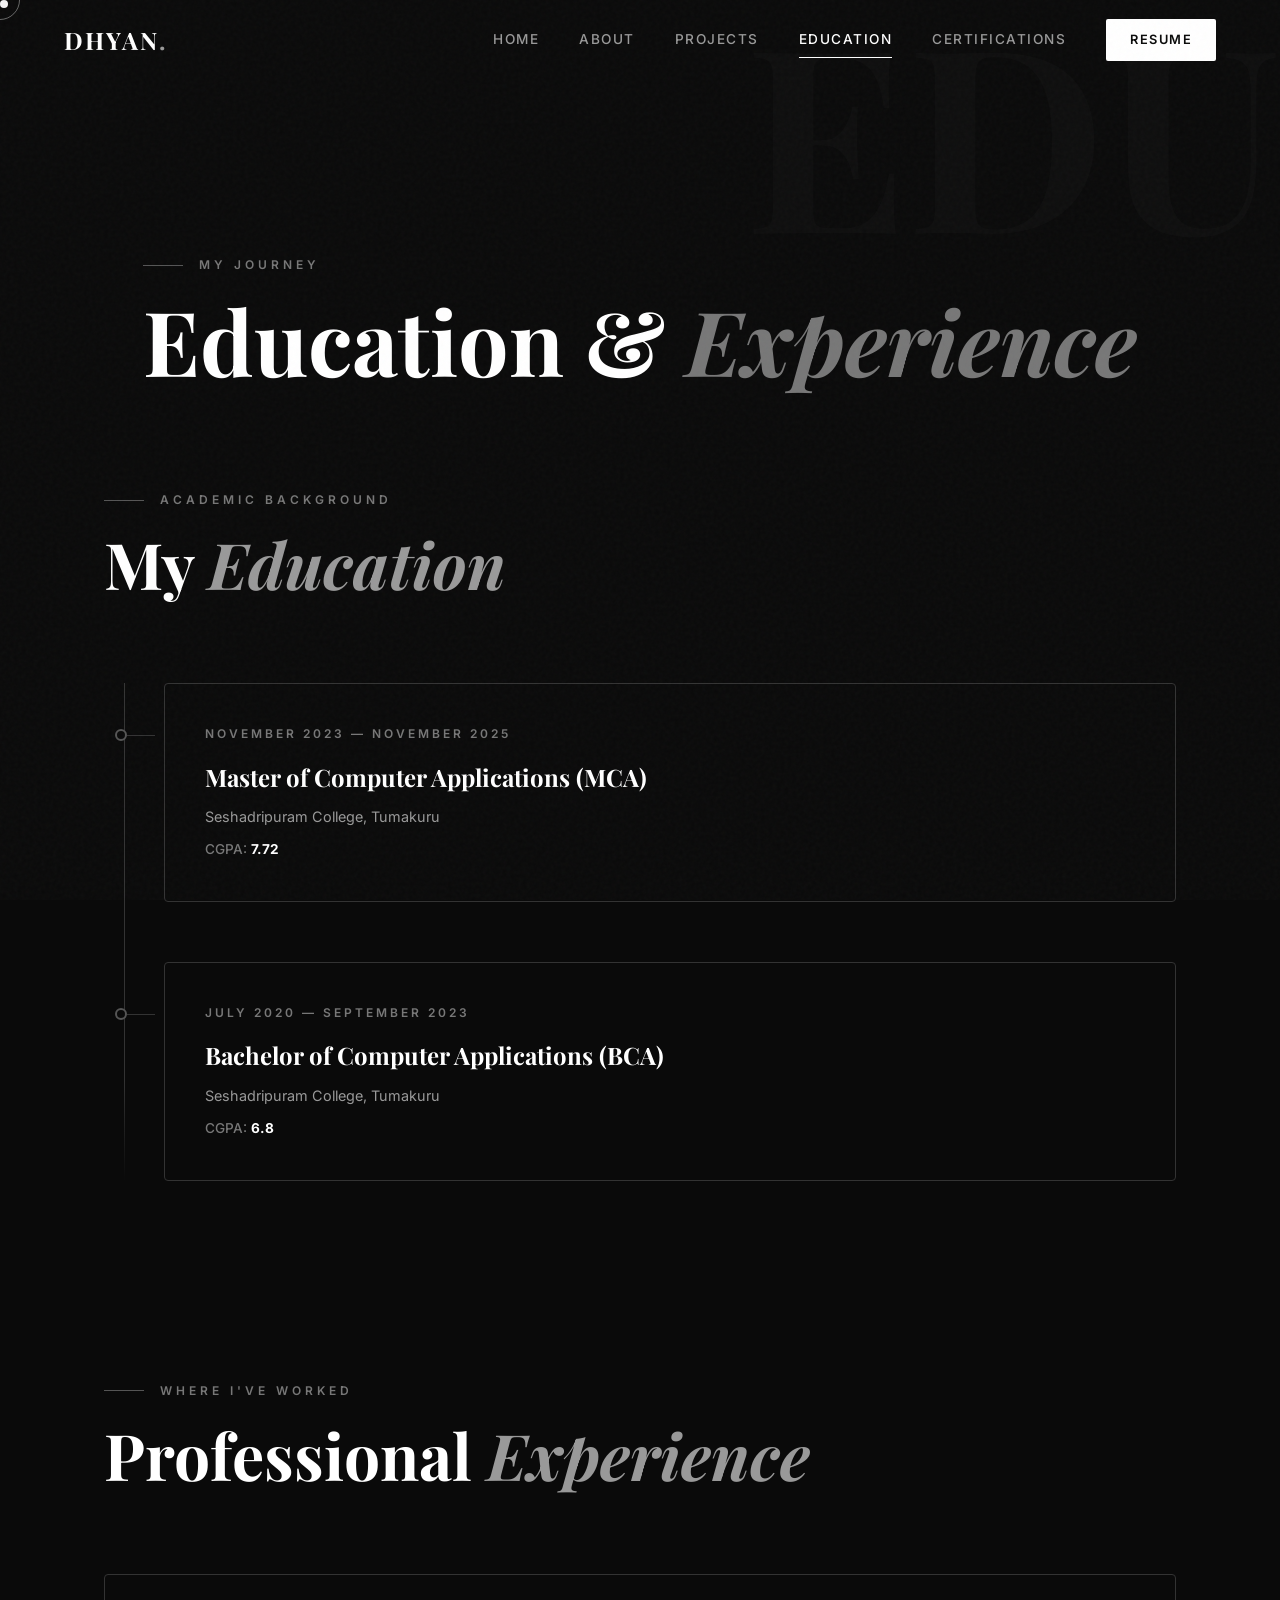
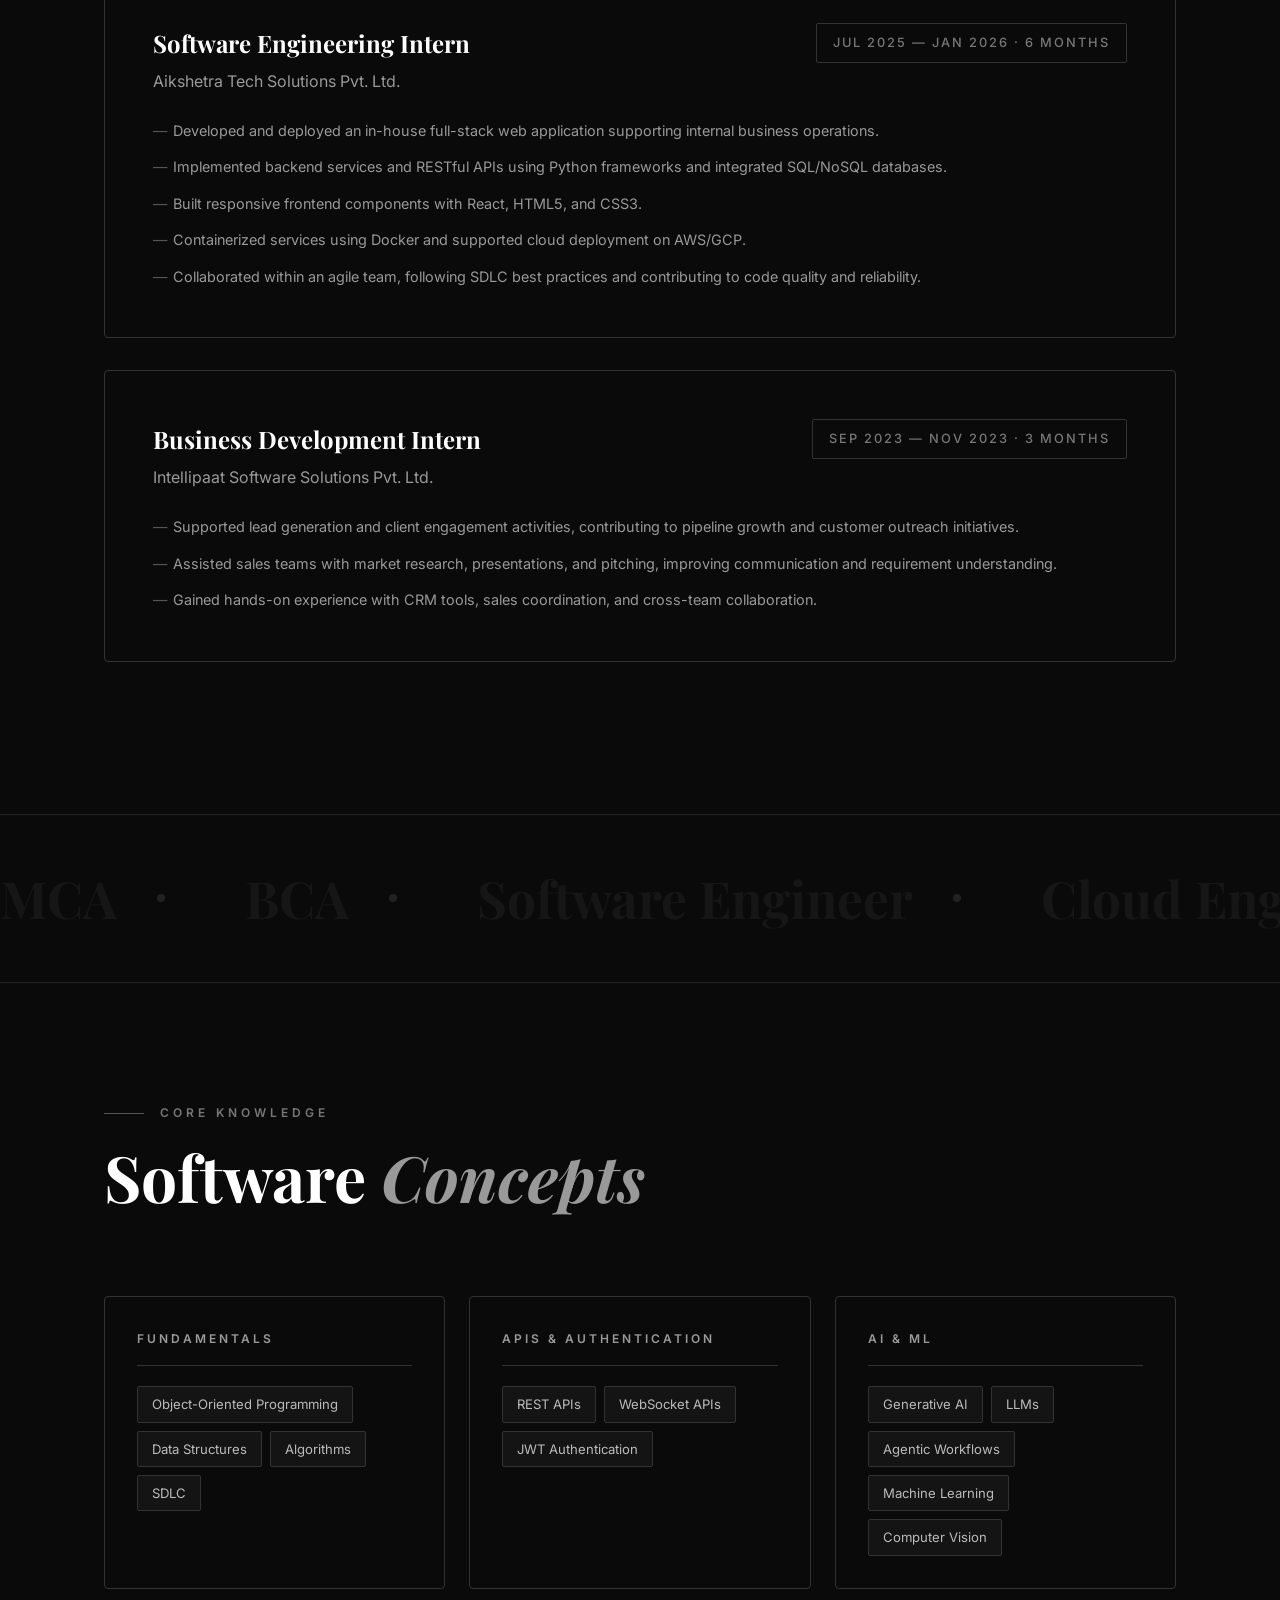
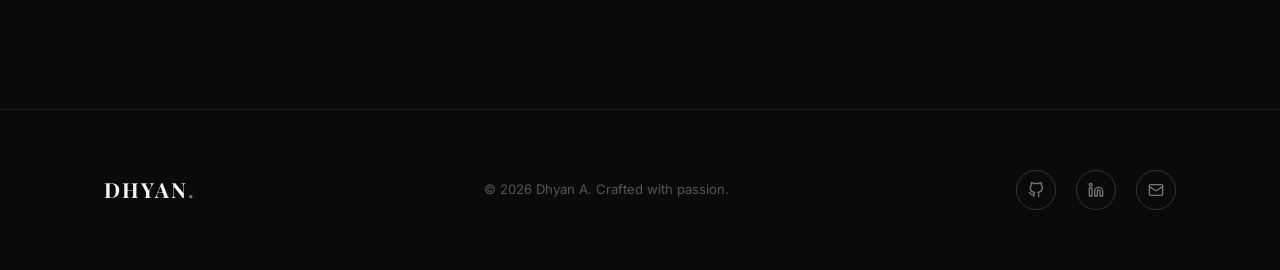
<file: education.html>
<!DOCTYPE html>
<html lang="en">
<head>
  <meta charset="UTF-8">
  <meta name="viewport" content="width=device-width, initial-scale=1.0">
  <title>Education — Dhyan A | Graduate Software Engineer</title>
  <meta name="description" content="Education and professional experience of Dhyan A — MCA, BCA, and internship experience at Aikshetra Tech Solutions.">
  <link rel="stylesheet" href="styles.css">
  <link rel="icon" href="data:image/svg+xml,<svg xmlns='http://www.w3.org/2000/svg' viewBox='0 0 100 100'><text y='.9em' font-size='90'>D</text></svg>">
</head>
<body>

  <div class="page-transition"></div>
  <div class="cursor-dot"></div>
  <div class="cursor-ring"></div>

  <!-- Navigation -->
  <nav class="navbar" id="navbar">
    <a href="index.html" class="nav-logo">DHYAN</a>
    <div class="nav-links">
      <a href="index.html">Home</a>
      <a href="about.html">About</a>
      <a href="projects.html">Projects</a>
      <a href="education.html" class="active">Education</a>
      <a href="certifications.html">Certifications</a>
      <a href="Dhyan A Resume (2).pdf" class="nav-resume-btn" target="_blank">Resume</a>
    </div>
    <div class="hamburger" id="hamburger">
      <span></span>
      <span></span>
      <span></span>
    </div>
  </nav>

  <div class="mobile-menu" id="mobile-menu">
    <a href="index.html">Home</a>
    <a href="about.html">About</a>
    <a href="projects.html">Projects</a>
    <a href="education.html">Education</a>
    <a href="certifications.html">Certifications</a>
    <a href="Dhyan A Resume (2).pdf" target="_blank">Resume</a>
  </div>

  <!-- Page Header -->
  <section class="page-header">
    <div class="container">
      <div class="page-header-content">
        <div class="page-header-label">My Journey</div>
        <h1 class="page-header-title">Education & <em>Experience</em></h1>
      </div>
    </div>
    <div class="page-header-bg" data-parallax="0.08">EDU</div>
  </section>

  <!-- Education Section -->
  <section class="section" style="padding-top: 40px;">
    <div class="container">
      <div class="section-header reveal">
        <div class="section-label">Academic Background</div>
        <h2 class="section-title">My <em>Education</em></h2>
      </div>

      <div class="timeline">
        <div class="timeline-item reveal">
          <div class="timeline-period">November 2023 — November 2025</div>
          <div class="timeline-title">Master of Computer Applications (MCA)</div>
          <div class="timeline-institution">Seshadripuram College, Tumakuru</div>
          <div class="timeline-grade">CGPA: <span>7.72</span></div>
        </div>

        <div class="timeline-item reveal delay-1">
          <div class="timeline-period">July 2020 — September 2023</div>
          <div class="timeline-title">Bachelor of Computer Applications (BCA)</div>
          <div class="timeline-institution">Seshadripuram College, Tumakuru</div>
          <div class="timeline-grade">CGPA: <span>6.8</span></div>
        </div>
      </div>
    </div>
  </section>

  <!-- Experience Section -->
  <section class="section" style="padding-top: 20px;">
    <div class="container">
      <div class="section-header reveal">
        <div class="section-label">Where I've Worked</div>
        <h2 class="section-title">Professional <em>Experience</em></h2>
      </div>

      <div class="experience-card reveal" id="exp-aikshetra">
        <div class="experience-header">
          <div>
            <div class="experience-role">Software Engineering Intern</div>
            <div class="experience-company">Aikshetra Tech Solutions Pvt. Ltd.</div>
          </div>
          <div class="experience-duration">Jul 2025 — Jan 2026 · 6 Months</div>
        </div>
        <ul class="experience-points">
          <li>Developed and deployed an in-house full-stack web application supporting internal business operations.</li>
          <li>Implemented backend services and RESTful APIs using Python frameworks and integrated SQL/NoSQL databases.</li>
          <li>Built responsive frontend components with React, HTML5, and CSS3.</li>
          <li>Containerized services using Docker and supported cloud deployment on AWS/GCP.</li>
          <li>Collaborated within an agile team, following SDLC best practices and contributing to code quality and reliability.</li>
        </ul>
      </div>

      <div class="experience-card reveal delay-1" id="exp-intellipaat">
        <div class="experience-header">
          <div>
            <div class="experience-role">Business Development Intern</div>
            <div class="experience-company">Intellipaat Software Solutions Pvt. Ltd.</div>
          </div>
          <div class="experience-duration">Sep 2023 — Nov 2023 · 3 Months</div>
        </div>
        <ul class="experience-points">
          <li>Supported lead generation and client engagement activities, contributing to pipeline growth and customer outreach initiatives.</li>
          <li>Assisted sales teams with market research, presentations, and pitching, improving communication and requirement understanding.</li>
          <li>Gained hands-on experience with CRM tools, sales coordination, and cross-team collaboration.</li>
        </ul>
      </div>
    </div>
  </section>

  <!-- Marquee -->
  <section class="marquee-section">
    <div class="marquee-track">
      <div class="marquee-item">MCA <span class="dot"></span></div>
      <div class="marquee-item">BCA <span class="dot"></span></div>
      <div class="marquee-item">Software Engineer <span class="dot"></span></div>
      <div class="marquee-item">Cloud Engineer <span class="dot"></span></div>
      <div class="marquee-item">Full Stack Developer <span class="dot"></span></div>
      <div class="marquee-item">AI Enthusiast <span class="dot"></span></div>
    </div>
  </section>

  <!-- Software Concepts -->
  <section class="section">
    <div class="container">
      <div class="section-header reveal">
        <div class="section-label">Core Knowledge</div>
        <h2 class="section-title">Software <em>Concepts</em></h2>
      </div>

      <div class="skills-grid">
        <div class="skill-category reveal delay-1">
          <div class="skill-category-title">Fundamentals</div>
          <div class="skill-tags">
            <span class="skill-tag">Object-Oriented Programming</span>
            <span class="skill-tag">Data Structures</span>
            <span class="skill-tag">Algorithms</span>
            <span class="skill-tag">SDLC</span>
          </div>
        </div>

        <div class="skill-category reveal delay-2">
          <div class="skill-category-title">APIs & Authentication</div>
          <div class="skill-tags">
            <span class="skill-tag">REST APIs</span>
            <span class="skill-tag">WebSocket APIs</span>
            <span class="skill-tag">JWT Authentication</span>
          </div>
        </div>

        <div class="skill-category reveal delay-3">
          <div class="skill-category-title">AI & ML</div>
          <div class="skill-tags">
            <span class="skill-tag">Generative AI</span>
            <span class="skill-tag">LLMs</span>
            <span class="skill-tag">Agentic Workflows</span>
            <span class="skill-tag">Machine Learning</span>
            <span class="skill-tag">Computer Vision</span>
          </div>
        </div>
      </div>
    </div>
  </section>

  <!-- Footer -->
  <footer class="footer">
    <div class="container">
      <div class="footer-content">
        <div class="footer-logo">DHYAN<span>.</span></div>
        <p class="footer-text">&copy; 2026 Dhyan A. Crafted with passion.</p>
        <div class="footer-social">
          <a href="https://github.com/dhyan" target="_blank" rel="noopener" aria-label="GitHub">
            <svg xmlns="http://www.w3.org/2000/svg" viewBox="0 0 24 24" fill="none" stroke="currentColor" stroke-width="2" stroke-linecap="round" stroke-linejoin="round"><path d="M9 19c-5 1.5-5-2.5-7-3m14 6v-3.87a3.37 3.37 0 0 0-.94-2.61c3.14-.35 6.44-1.54 6.44-7A5.44 5.44 0 0 0 20 4.77 5.07 5.07 0 0 0 19.91 1S18.73.65 16 2.48a13.38 13.38 0 0 0-7 0C6.27.65 5.09 1 5.09 1A5.07 5.07 0 0 0 5 4.77a5.44 5.44 0 0 0-1.5 3.78c0 5.42 3.3 6.61 6.44 7A3.37 3.37 0 0 0 9 18.13V22"/></svg>
          </a>
          <a href="https://linkedin.com/in/dhyan" target="_blank" rel="noopener" aria-label="LinkedIn">
            <svg xmlns="http://www.w3.org/2000/svg" viewBox="0 0 24 24" fill="none" stroke="currentColor" stroke-width="2" stroke-linecap="round" stroke-linejoin="round"><path d="M16 8a6 6 0 0 1 6 6v7h-4v-7a2 2 0 0 0-2-2 2 2 0 0 0-2 2v7h-4v-7a6 6 0 0 1 6-6z"/><rect x="2" y="9" width="4" height="12"/><circle cx="4" cy="4" r="2"/></svg>
          </a>
          <a href="mailto:dhyan.colours@gmail.com" aria-label="Email">
            <svg xmlns="http://www.w3.org/2000/svg" viewBox="0 0 24 24" fill="none" stroke="currentColor" stroke-width="2" stroke-linecap="round" stroke-linejoin="round"><rect x="2" y="4" width="20" height="16" rx="2"/><path d="m22 7-8.97 5.7a1.94 1.94 0 0 1-2.06 0L2 7"/></svg>
          </a>
        </div>
      </div>
    </div>
  </footer>

  <script src="script.js"></script>
</body>
</html>
</file>
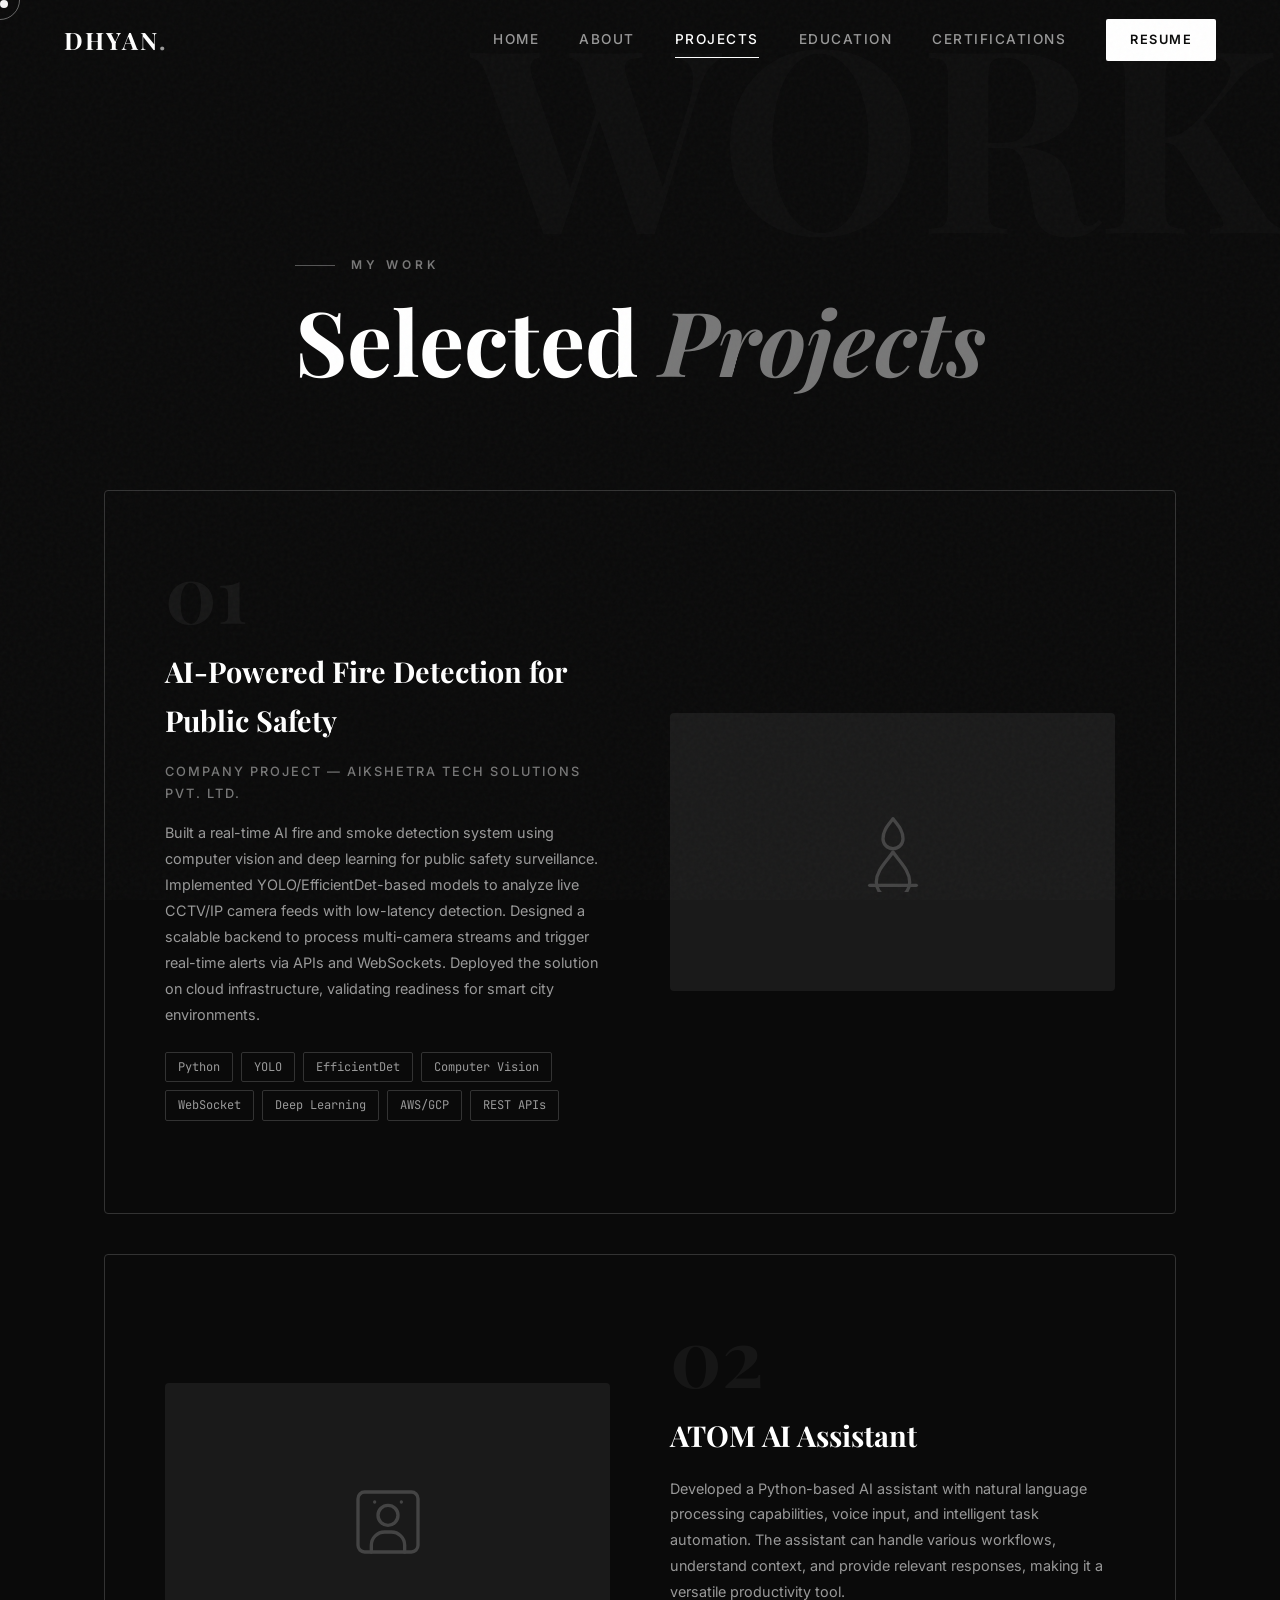
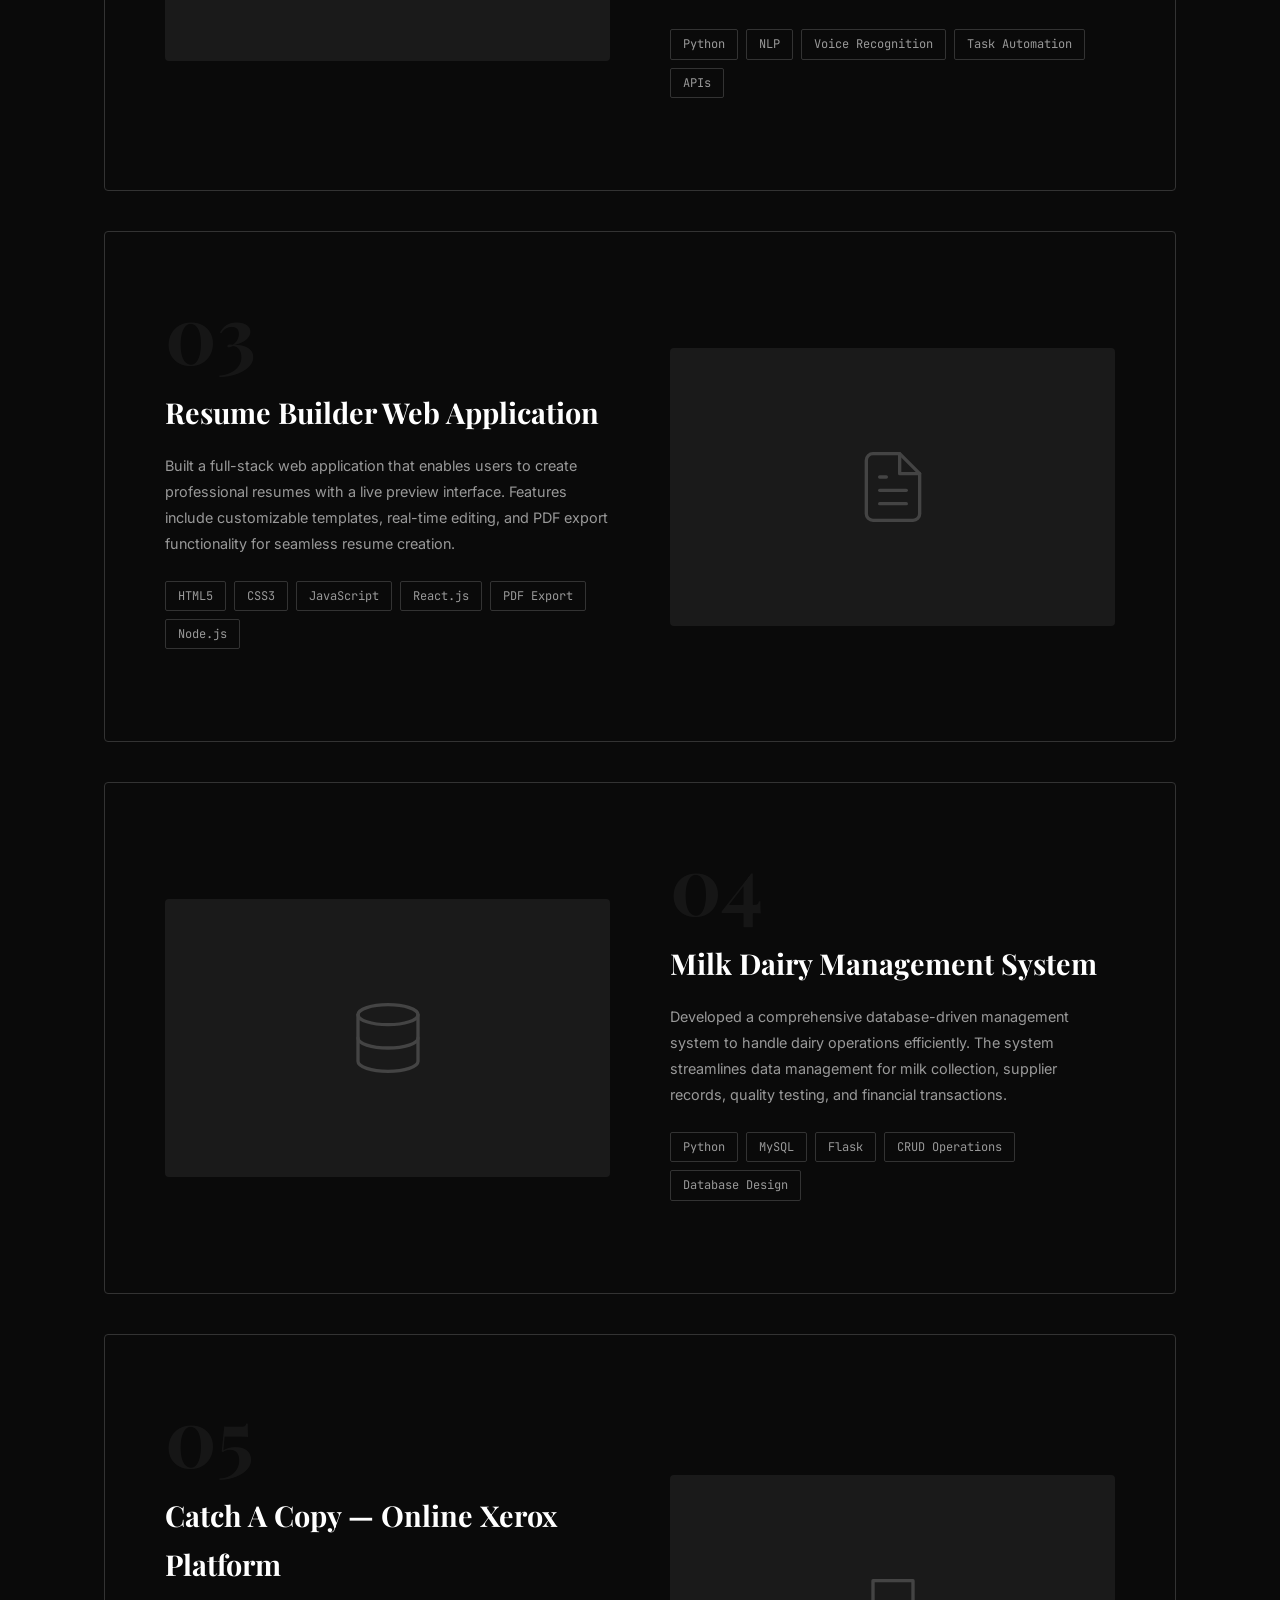
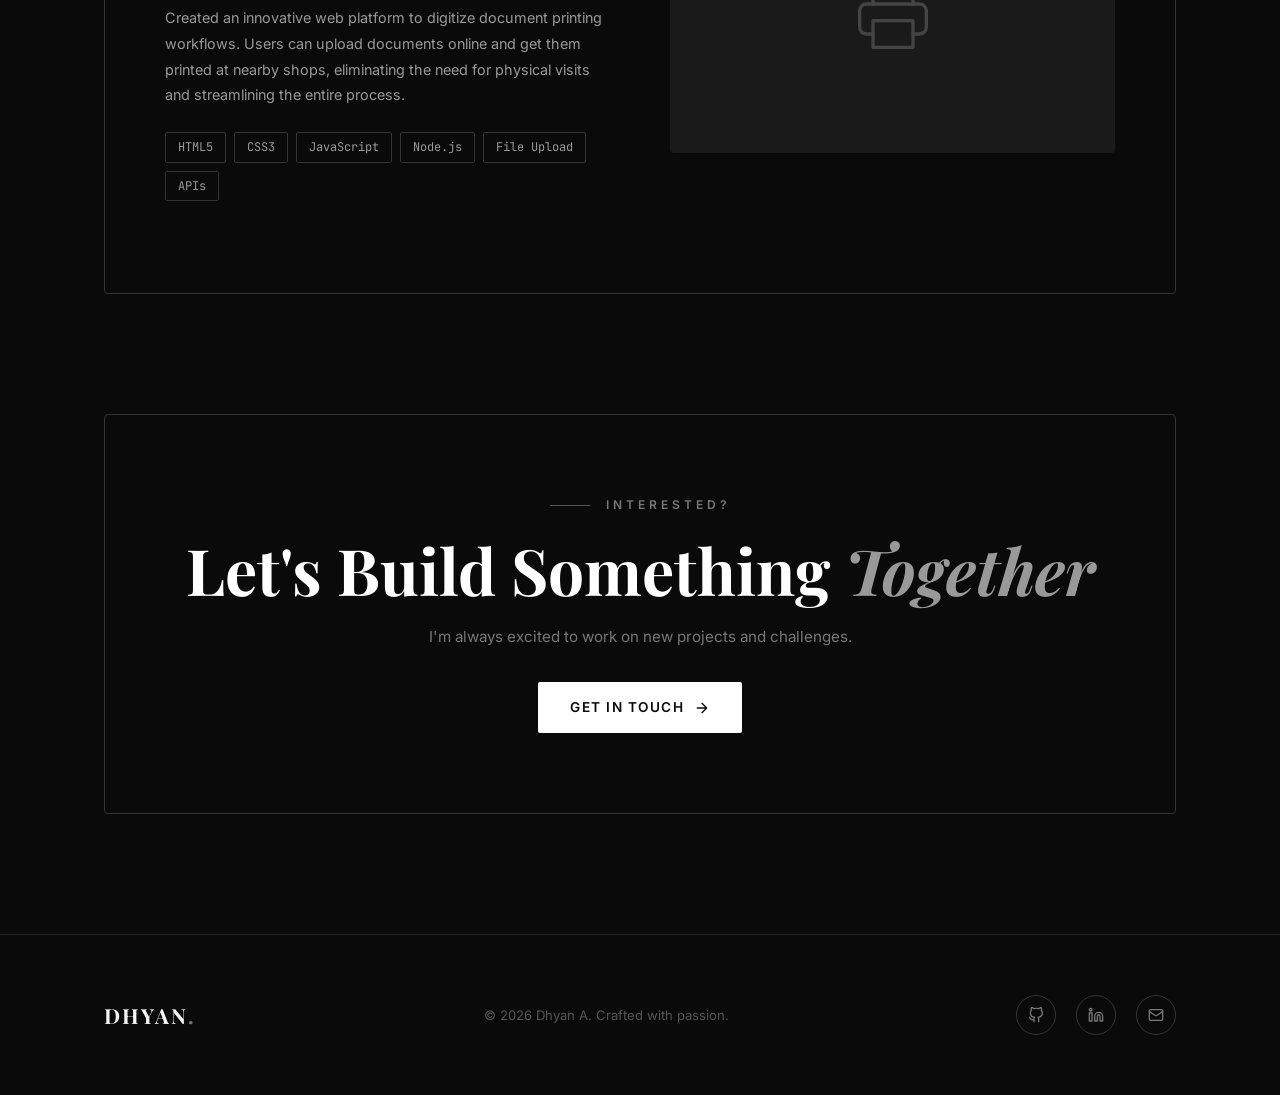
<file: projects.html>
<!DOCTYPE html>
<html lang="en">
<head>
  <meta charset="UTF-8">
  <meta name="viewport" content="width=device-width, initial-scale=1.0">
  <title>Projects — Dhyan A | Graduate Software Engineer</title>
  <meta name="description" content="Explore projects by Dhyan A — AI fire detection, ATOM AI assistant, resume builder, and more.">
  <link rel="stylesheet" href="styles.css">
  <link rel="icon" href="data:image/svg+xml,<svg xmlns='http://www.w3.org/2000/svg' viewBox='0 0 100 100'><text y='.9em' font-size='90'>D</text></svg>">
</head>
<body>

  <div class="page-transition"></div>
  <div class="cursor-dot"></div>
  <div class="cursor-ring"></div>

  <!-- Navigation -->
  <nav class="navbar" id="navbar">
    <a href="index.html" class="nav-logo">DHYAN</a>
    <div class="nav-links">
      <a href="index.html">Home</a>
      <a href="about.html">About</a>
      <a href="projects.html" class="active">Projects</a>
      <a href="education.html">Education</a>
      <a href="certifications.html">Certifications</a>
      <a href="Dhyan A Resume (2).pdf" class="nav-resume-btn" target="_blank">Resume</a>
    </div>
    <div class="hamburger" id="hamburger">
      <span></span>
      <span></span>
      <span></span>
    </div>
  </nav>

  <div class="mobile-menu" id="mobile-menu">
    <a href="index.html">Home</a>
    <a href="about.html">About</a>
    <a href="projects.html">Projects</a>
    <a href="education.html">Education</a>
    <a href="certifications.html">Certifications</a>
    <a href="Dhyan A Resume (2).pdf" target="_blank">Resume</a>
  </div>

  <!-- Page Header -->
  <section class="page-header">
    <div class="container">
      <div class="page-header-content">
        <div class="page-header-label">My Work</div>
        <h1 class="page-header-title">Selected <em>Projects</em></h1>
      </div>
    </div>
    <div class="page-header-bg" data-parallax="0.08">WORK</div>
  </section>

  <!-- Projects Section -->
  <section class="section" style="padding-top: 40px;">
    <div class="container">
      <div class="projects-grid">

        <!-- Project 1 -->
        <div class="project-card reveal" id="project-fire-detection">
          <div>
            <div class="project-number">01</div>
            <h3 class="project-title">AI-Powered Fire Detection for Public Safety</h3>
            <div class="project-company">Company Project — Aikshetra Tech Solutions Pvt. Ltd.</div>
            <p class="project-description">
              Built a real-time AI fire and smoke detection system using computer vision and deep learning for public safety surveillance. Implemented YOLO/EfficientDet-based models to analyze live CCTV/IP camera feeds with low-latency detection. Designed a scalable backend to process multi-camera streams and trigger real-time alerts via APIs and WebSockets. Deployed the solution on cloud infrastructure, validating readiness for smart city environments.
            </p>
            <div class="project-tech">
              <span>Python</span>
              <span>YOLO</span>
              <span>EfficientDet</span>
              <span>Computer Vision</span>
              <span>WebSocket</span>
              <span>Deep Learning</span>
              <span>AWS/GCP</span>
              <span>REST APIs</span>
            </div>
          </div>
          <div class="project-visual">
            <svg class="project-visual-icon" xmlns="http://www.w3.org/2000/svg" viewBox="0 0 24 24" fill="none" stroke="currentColor" stroke-width="1" stroke-linecap="round" stroke-linejoin="round">
              <path d="M12 2c-1.5 2-3 3.5-3 6a3 3 0 0 0 6 0c0-2.5-1.5-4-3-6z"/>
              <path d="M12 12c-2 3-5 5.5-5 9a5 5 0 0 0 10 0c0-3.5-3-6-5-9z"/>
              <path d="M5 22h14"/>
            </svg>
          </div>
        </div>

        <!-- Project 2 -->
        <div class="project-card reveal" id="project-atom-ai">
          <div>
            <div class="project-number">02</div>
            <h3 class="project-title">ATOM AI Assistant</h3>
            <p class="project-description">
              Developed a Python-based AI assistant with natural language processing capabilities, voice input, and intelligent task automation. The assistant can handle various workflows, understand context, and provide relevant responses, making it a versatile productivity tool.
            </p>
            <div class="project-tech">
              <span>Python</span>
              <span>NLP</span>
              <span>Voice Recognition</span>
              <span>Task Automation</span>
              <span>APIs</span>
            </div>
          </div>
          <div class="project-visual">
            <svg class="project-visual-icon" xmlns="http://www.w3.org/2000/svg" viewBox="0 0 24 24" fill="none" stroke="currentColor" stroke-width="1" stroke-linecap="round" stroke-linejoin="round">
              <rect x="3" y="3" width="18" height="18" rx="2"/>
              <circle cx="12" cy="10" r="3"/>
              <path d="M7 21v-2a4 4 0 0 1 4-4h2a4 4 0 0 1 4 4v2"/>
              <line x1="8" y1="6" x2="8" y2="6.01"/>
              <line x1="16" y1="6" x2="16" y2="6.01"/>
            </svg>
          </div>
        </div>

        <!-- Project 3 -->
        <div class="project-card reveal" id="project-resume-builder">
          <div>
            <div class="project-number">03</div>
            <h3 class="project-title">Resume Builder Web Application</h3>
            <p class="project-description">
              Built a full-stack web application that enables users to create professional resumes with a live preview interface. Features include customizable templates, real-time editing, and PDF export functionality for seamless resume creation.
            </p>
            <div class="project-tech">
              <span>HTML5</span>
              <span>CSS3</span>
              <span>JavaScript</span>
              <span>React.js</span>
              <span>PDF Export</span>
              <span>Node.js</span>
            </div>
          </div>
          <div class="project-visual">
            <svg class="project-visual-icon" xmlns="http://www.w3.org/2000/svg" viewBox="0 0 24 24" fill="none" stroke="currentColor" stroke-width="1" stroke-linecap="round" stroke-linejoin="round">
              <path d="M14 2H6a2 2 0 0 0-2 2v16a2 2 0 0 0 2 2h12a2 2 0 0 0 2-2V8z"/>
              <polyline points="14 2 14 8 20 8"/>
              <line x1="16" y1="13" x2="8" y2="13"/>
              <line x1="16" y1="17" x2="8" y2="17"/>
              <polyline points="10 9 9 9 8 9"/>
            </svg>
          </div>
        </div>

        <!-- Project 4 -->
        <div class="project-card reveal" id="project-dairy-management">
          <div>
            <div class="project-number">04</div>
            <h3 class="project-title">Milk Dairy Management System</h3>
            <p class="project-description">
              Developed a comprehensive database-driven management system to handle dairy operations efficiently. The system streamlines data management for milk collection, supplier records, quality testing, and financial transactions.
            </p>
            <div class="project-tech">
              <span>Python</span>
              <span>MySQL</span>
              <span>Flask</span>
              <span>CRUD Operations</span>
              <span>Database Design</span>
            </div>
          </div>
          <div class="project-visual">
            <svg class="project-visual-icon" xmlns="http://www.w3.org/2000/svg" viewBox="0 0 24 24" fill="none" stroke="currentColor" stroke-width="1" stroke-linecap="round" stroke-linejoin="round">
              <ellipse cx="12" cy="5" rx="9" ry="3"/>
              <path d="M21 12c0 1.66-4 3-9 3s-9-1.34-9-3"/>
              <path d="M3 5v14c0 1.66 4 3 9 3s9-1.34 9-3V5"/>
            </svg>
          </div>
        </div>

        <!-- Project 5 -->
        <div class="project-card reveal" id="project-catch-a-copy">
          <div>
            <div class="project-number">05</div>
            <h3 class="project-title">Catch A Copy — Online Xerox Platform</h3>
            <p class="project-description">
              Created an innovative web platform to digitize document printing workflows. Users can upload documents online and get them printed at nearby shops, eliminating the need for physical visits and streamlining the entire process.
            </p>
            <div class="project-tech">
              <span>HTML5</span>
              <span>CSS3</span>
              <span>JavaScript</span>
              <span>Node.js</span>
              <span>File Upload</span>
              <span>APIs</span>
            </div>
          </div>
          <div class="project-visual">
            <svg class="project-visual-icon" xmlns="http://www.w3.org/2000/svg" viewBox="0 0 24 24" fill="none" stroke="currentColor" stroke-width="1" stroke-linecap="round" stroke-linejoin="round">
              <polyline points="6 9 6 2 18 2 18 9"/>
              <path d="M6 18H4a2 2 0 0 1-2-2v-5a2 2 0 0 1 2-2h16a2 2 0 0 1 2 2v5a2 2 0 0 1-2 2h-2"/>
              <rect x="6" y="14" width="12" height="8"/>
            </svg>
          </div>
        </div>

      </div>
    </div>
  </section>

  <!-- CTA -->
  <section class="section" style="padding-top: 0;">
    <div class="container">
      <div style="text-align: center; padding: 80px 0; border: 1px solid var(--gray-800); border-radius: 4px;" class="reveal">
        <div class="section-label" style="justify-content: center;">Interested?</div>
        <h2 class="section-title" style="margin-bottom: 16px;">Let's Build Something <em>Together</em></h2>
        <p style="color: var(--gray-500); margin-bottom: 32px; font-size: 0.95rem;">I'm always excited to work on new projects and challenges.</p>
        <a href="about.html#contact" class="btn-primary" id="projects-contact-btn">
          Get In Touch
          <svg xmlns="http://www.w3.org/2000/svg" viewBox="0 0 24 24" fill="none" stroke="currentColor" stroke-width="2" stroke-linecap="round" stroke-linejoin="round"><path d="M5 12h14M12 5l7 7-7 7"/></svg>
        </a>
      </div>
    </div>
  </section>

  <!-- Footer -->
  <footer class="footer">
    <div class="container">
      <div class="footer-content">
        <div class="footer-logo">DHYAN<span>.</span></div>
        <p class="footer-text">&copy; 2026 Dhyan A. Crafted with passion.</p>
        <div class="footer-social">
          <a href="https://github.com/dhyan" target="_blank" rel="noopener" aria-label="GitHub">
            <svg xmlns="http://www.w3.org/2000/svg" viewBox="0 0 24 24" fill="none" stroke="currentColor" stroke-width="2" stroke-linecap="round" stroke-linejoin="round"><path d="M9 19c-5 1.5-5-2.5-7-3m14 6v-3.87a3.37 3.37 0 0 0-.94-2.61c3.14-.35 6.44-1.54 6.44-7A5.44 5.44 0 0 0 20 4.77 5.07 5.07 0 0 0 19.91 1S18.73.65 16 2.48a13.38 13.38 0 0 0-7 0C6.27.65 5.09 1 5.09 1A5.07 5.07 0 0 0 5 4.77a5.44 5.44 0 0 0-1.5 3.78c0 5.42 3.3 6.61 6.44 7A3.37 3.37 0 0 0 9 18.13V22"/></svg>
          </a>
          <a href="https://linkedin.com/in/dhyan" target="_blank" rel="noopener" aria-label="LinkedIn">
            <svg xmlns="http://www.w3.org/2000/svg" viewBox="0 0 24 24" fill="none" stroke="currentColor" stroke-width="2" stroke-linecap="round" stroke-linejoin="round"><path d="M16 8a6 6 0 0 1 6 6v7h-4v-7a2 2 0 0 0-2-2 2 2 0 0 0-2 2v7h-4v-7a6 6 0 0 1 6-6z"/><rect x="2" y="9" width="4" height="12"/><circle cx="4" cy="4" r="2"/></svg>
          </a>
          <a href="mailto:dhyan.colours@gmail.com" aria-label="Email">
            <svg xmlns="http://www.w3.org/2000/svg" viewBox="0 0 24 24" fill="none" stroke="currentColor" stroke-width="2" stroke-linecap="round" stroke-linejoin="round"><rect x="2" y="4" width="20" height="16" rx="2"/><path d="m22 7-8.97 5.7a1.94 1.94 0 0 1-2.06 0L2 7"/></svg>
          </a>
        </div>
      </div>
    </div>
  </footer>

  <script src="script.js"></script>
</body>
</html>
</file>
<file: styles.css>
/* ============================================
   DHYAN A — Professional Portfolio
   Color Palette: Black & White
   ============================================ */

@import url('https://fonts.googleapis.com/css2?family=Inter:wght@300;400;500;600;700;800;900&family=Playfair+Display:ital,wght@0,400;0,700;1,400&family=JetBrains+Mono:wght@400;500&display=swap');

/* ── CSS Custom Properties ── */
:root {
  --black: #0a0a0a;
  --black-light: #111111;
  --black-lighter: #1a1a1a;
  --gray-900: #222222;
  --gray-800: #333333;
  --gray-700: #444444;
  --gray-600: #555555;
  --gray-500: #777777;
  --gray-400: #999999;
  --gray-300: #bbbbbb;
  --gray-200: #dddddd;
  --gray-100: #eeeeee;
  --white: #f5f5f5;
  --pure-white: #ffffff;

  --font-primary: 'Inter', -apple-system, BlinkMacSystemFont, sans-serif;
  --font-display: 'Playfair Display', Georgia, serif;
  --font-mono: 'JetBrains Mono', monospace;

  --nav-height: 80px;
  --container-max: 1200px;
  --transition-smooth: cubic-bezier(0.25, 0.46, 0.45, 0.94);
  --transition-bounce: cubic-bezier(0.68, -0.55, 0.265, 1.55);
}

/* ── Reset & Base ── */
*, *::before, *::after {
  margin: 0;
  padding: 0;
  box-sizing: border-box;
}

html {
  scroll-behavior: smooth;
  font-size: 16px;
  overflow-x: hidden;
}

body {
  font-family: var(--font-primary);
  background-color: var(--black);
  color: var(--white);
  line-height: 1.7;
  overflow-x: hidden;
  -webkit-font-smoothing: antialiased;
  -moz-osx-font-smoothing: grayscale;
}

a {
  text-decoration: none;
  color: inherit;
  transition: color 0.3s var(--transition-smooth);
}

img {
  max-width: 100%;
  display: block;
}

ul, ol {
  list-style: none;
}

/* ── Noise Texture Overlay ── */
body::before {
  content: '';
  position: fixed;
  top: 0;
  left: 0;
  width: 100%;
  height: 100%;
  background-image: url("data:image/svg+xml,%3Csvg viewBox='0 0 256 256' xmlns='http://www.w3.org/2000/svg'%3E%3Cfilter id='noise'%3E%3CfeTurbulence type='fractalNoise' baseFrequency='0.9' numOctaves='4' stitchTiles='stitch'/%3E%3C/filter%3E%3Crect width='100%25' height='100%25' filter='url(%23noise)' opacity='0.03'/%3E%3C/svg%3E");
  pointer-events: none;
  z-index: 9999;
}

/* ── Custom Cursor Dot ── */
.cursor-dot {
  width: 8px;
  height: 8px;
  background: var(--pure-white);
  border-radius: 50%;
  position: fixed;
  top: 0;
  left: 0;
  pointer-events: none;
  z-index: 10000;
  transition: transform 0.1s ease;
  mix-blend-mode: difference;
}

.cursor-ring {
  width: 40px;
  height: 40px;
  border: 1.5px solid rgba(255,255,255,0.4);
  border-radius: 50%;
  position: fixed;
  top: 0;
  left: 0;
  pointer-events: none;
  z-index: 10000;
  transition: width 0.3s ease, height 0.3s ease, border-color 0.3s ease;
  mix-blend-mode: difference;
}

.cursor-ring.hover {
  width: 60px;
  height: 60px;
  border-color: rgba(255,255,255,0.8);
}

/* ── Page Transition Overlay ── */
.page-transition {
  position: fixed;
  top: 0;
  left: 0;
  width: 100%;
  height: 100%;
  background: var(--black);
  z-index: 9998;
  pointer-events: none;
  transform: scaleY(0);
  transform-origin: bottom;
}

/* ── Loading Screen ── */
.loader {
  position: fixed;
  top: 0;
  left: 0;
  width: 100%;
  height: 100%;
  background: var(--black);
  display: flex;
  align-items: center;
  justify-content: center;
  z-index: 10001;
  transition: opacity 0.6s ease, visibility 0.6s ease;
}

.loader.hidden {
  opacity: 0;
  visibility: hidden;
}

.loader-text {
  font-family: var(--font-display);
  font-size: 2rem;
  letter-spacing: 8px;
  text-transform: uppercase;
  color: var(--white);
  overflow: hidden;
}

.loader-text span {
  display: inline-block;
  animation: slideUp 0.5s ease forwards;
  opacity: 0;
  transform: translateY(100%);
}

@keyframes slideUp {
  to {
    opacity: 1;
    transform: translateY(0);
  }
}

/* ── Navigation ── */
.navbar {
  position: fixed;
  top: 0;
  left: 0;
  width: 100%;
  height: var(--nav-height);
  display: flex;
  align-items: center;
  justify-content: space-between;
  padding: 0 5%;
  z-index: 1000;
  transition: background 0.4s ease, box-shadow 0.4s ease, backdrop-filter 0.4s ease;
}

.navbar.scrolled {
  background: rgba(10, 10, 10, 0.85);
  backdrop-filter: blur(20px);
  -webkit-backdrop-filter: blur(20px);
  box-shadow: 0 1px 0 rgba(255,255,255,0.05);
}

.nav-logo {
  font-family: var(--font-display);
  font-size: 1.5rem;
  font-weight: 700;
  letter-spacing: 2px;
  color: var(--pure-white);
  position: relative;
}

.nav-logo::after {
  content: '.';
  color: var(--gray-400);
}

.nav-links {
  display: flex;
  align-items: center;
  gap: 2.5rem;
}

.nav-links a {
  font-size: 0.85rem;
  font-weight: 500;
  letter-spacing: 1.5px;
  text-transform: uppercase;
  color: var(--gray-400);
  position: relative;
  padding: 4px 0;
  transition: color 0.3s ease;
}

.nav-links a::after {
  content: '';
  position: absolute;
  bottom: -2px;
  left: 0;
  width: 0;
  height: 1px;
  background: var(--pure-white);
  transition: width 0.4s var(--transition-smooth);
}

.nav-links a:hover,
.nav-links a.active {
  color: var(--pure-white);
}

.nav-links a:hover::after,
.nav-links a.active::after {
  width: 100%;
}

.nav-resume-btn {
  font-size: 0.8rem !important;
  font-weight: 600 !important;
  letter-spacing: 1.5px !important;
  text-transform: uppercase !important;
  color: var(--black) !important;
  background: var(--pure-white);
  padding: 10px 24px !important;
  border-radius: 2px;
  transition: background 0.3s ease, transform 0.3s ease, box-shadow 0.3s ease !important;
}

.nav-resume-btn::after {
  display: none !important;
}

.nav-resume-btn:hover {
  background: var(--gray-200) !important;
  transform: translateY(-2px);
  box-shadow: 0 4px 20px rgba(255,255,255,0.15);
}

/* Hamburger Menu */
.hamburger {
  display: none;
  flex-direction: column;
  gap: 6px;
  cursor: pointer;
  z-index: 1001;
  padding: 5px;
}

.hamburger span {
  width: 28px;
  height: 2px;
  background: var(--pure-white);
  transition: all 0.3s ease;
  display: block;
}

.hamburger.active span:nth-child(1) {
  transform: rotate(45deg) translate(5px, 6px);
}

.hamburger.active span:nth-child(2) {
  opacity: 0;
}

.hamburger.active span:nth-child(3) {
  transform: rotate(-45deg) translate(5px, -6px);
}

/* Mobile Menu */
.mobile-menu {
  display: none;
  position: fixed;
  top: 0;
  left: 0;
  width: 100%;
  height: 100vh;
  background: rgba(10,10,10,0.98);
  backdrop-filter: blur(30px);
  flex-direction: column;
  align-items: center;
  justify-content: center;
  gap: 2.5rem;
  z-index: 999;
  opacity: 0;
  visibility: hidden;
  transition: opacity 0.4s ease, visibility 0.4s ease;
}

.mobile-menu.active {
  opacity: 1;
  visibility: visible;
}

.mobile-menu a {
  font-family: var(--font-display);
  font-size: 2rem;
  color: var(--gray-400);
  transition: color 0.3s ease, transform 0.3s ease;
}

.mobile-menu a:hover {
  color: var(--pure-white);
  transform: translateX(10px);
}

/* ── Container & Layout ── */
.container {
  max-width: var(--container-max);
  margin: 0 auto;
  padding: 0 5%;
}

.section {
  padding: 120px 0;
  position: relative;
}

.section-header {
  margin-bottom: 80px;
}

.section-label {
  font-size: 0.75rem;
  font-weight: 600;
  letter-spacing: 4px;
  text-transform: uppercase;
  color: var(--gray-500);
  margin-bottom: 16px;
  display: flex;
  align-items: center;
  gap: 16px;
}

.section-label::before {
  content: '';
  width: 40px;
  height: 1px;
  background: var(--gray-600);
}

.section-title {
  font-family: var(--font-display);
  font-size: clamp(2.5rem, 5vw, 4rem);
  font-weight: 700;
  line-height: 1.2;
  color: var(--pure-white);
}

.section-title em {
  font-style: italic;
  color: var(--gray-400);
}

/* ── Reveal Animations ── */
.reveal {
  opacity: 0;
  transform: translateY(60px);
  transition: opacity 0.8s var(--transition-smooth), transform 0.8s var(--transition-smooth);
}

.reveal.active {
  opacity: 1;
  transform: translateY(0);
}

.reveal-left {
  opacity: 0;
  transform: translateX(-60px);
  transition: opacity 0.8s var(--transition-smooth), transform 0.8s var(--transition-smooth);
}

.reveal-left.active {
  opacity: 1;
  transform: translateX(0);
}

.reveal-right {
  opacity: 0;
  transform: translateX(60px);
  transition: opacity 0.8s var(--transition-smooth), transform 0.8s var(--transition-smooth);
}

.reveal-right.active {
  opacity: 1;
  transform: translateX(0);
}

.reveal-scale {
  opacity: 0;
  transform: scale(0.9);
  transition: opacity 0.8s var(--transition-smooth), transform 0.8s var(--transition-smooth);
}

.reveal-scale.active {
  opacity: 1;
  transform: scale(1);
}

/* Stagger delays */
.delay-1 { transition-delay: 0.1s; }
.delay-2 { transition-delay: 0.2s; }
.delay-3 { transition-delay: 0.3s; }
.delay-4 { transition-delay: 0.4s; }
.delay-5 { transition-delay: 0.5s; }
.delay-6 { transition-delay: 0.6s; }

/* ── Hero Section ── */
.hero {
  min-height: 100vh;
  display: flex;
  align-items: center;
  position: relative;
  overflow: hidden;
}

.hero-grid {
  display: grid;
  grid-template-columns: 1fr 1fr;
  gap: 80px;
  align-items: center;
  width: 100%;
}

.hero-content {
  position: relative;
  z-index: 2;
}

.hero-greeting {
  font-size: 0.85rem;
  font-weight: 500;
  letter-spacing: 4px;
  text-transform: uppercase;
  color: var(--gray-500);
  margin-bottom: 20px;
  overflow: hidden;
}

.hero-greeting span {
  display: inline-block;
  animation: slideUp 0.6s ease forwards;
  animation-delay: 0.8s;
  opacity: 0;
  transform: translateY(100%);
}

.hero-name {
  font-family: var(--font-display);
  font-size: clamp(3rem, 6vw, 5.5rem);
  font-weight: 700;
  line-height: 1.1;
  margin-bottom: 8px;
  overflow: hidden;
}

.hero-name .line {
  display: block;
  overflow: hidden;
}

.hero-name .line span {
  display: inline-block;
  animation: slideUp 0.7s ease forwards;
  opacity: 0;
  transform: translateY(100%);
}

.hero-name .line:nth-child(1) span { animation-delay: 1s; }
.hero-name .line:nth-child(2) span { animation-delay: 1.15s; }

.hero-title {
  font-size: clamp(1rem, 2vw, 1.3rem);
  font-weight: 300;
  color: var(--gray-400);
  margin-bottom: 32px;
  overflow: hidden;
}

.hero-title span {
  display: inline-block;
  animation: slideUp 0.6s ease forwards;
  animation-delay: 1.3s;
  opacity: 0;
  transform: translateY(100%);
}

.hero-description {
  font-size: 0.95rem;
  color: var(--gray-500);
  max-width: 480px;
  line-height: 1.8;
  margin-bottom: 40px;
  opacity: 0;
  animation: fadeIn 0.8s ease forwards;
  animation-delay: 1.5s;
}

@keyframes fadeIn {
  to { opacity: 1; }
}

.hero-actions {
  display: flex;
  gap: 20px;
  opacity: 0;
  animation: fadeIn 0.8s ease forwards;
  animation-delay: 1.7s;
}

.btn-primary {
  display: inline-flex;
  align-items: center;
  gap: 10px;
  padding: 14px 32px;
  background: var(--pure-white);
  color: var(--black);
  font-family: var(--font-primary);
  font-size: 0.85rem;
  font-weight: 600;
  letter-spacing: 1.5px;
  text-transform: uppercase;
  border: none;
  border-radius: 2px;
  cursor: pointer;
  transition: all 0.3s ease;
  position: relative;
  overflow: hidden;
}

.btn-primary:hover {
  transform: translateY(-3px);
  box-shadow: 0 8px 30px rgba(255,255,255,0.15);
}

.btn-primary svg {
  width: 16px;
  height: 16px;
  transition: transform 0.3s ease;
}

.btn-primary:hover svg {
  transform: translateX(4px);
}

.btn-secondary {
  display: inline-flex;
  align-items: center;
  gap: 10px;
  padding: 14px 32px;
  background: transparent;
  color: var(--pure-white);
  font-family: var(--font-primary);
  font-size: 0.85rem;
  font-weight: 600;
  letter-spacing: 1.5px;
  text-transform: uppercase;
  border: 1px solid var(--gray-700);
  border-radius: 2px;
  cursor: pointer;
  transition: all 0.3s ease;
}

.btn-secondary:hover {
  border-color: var(--pure-white);
  transform: translateY(-3px);
  box-shadow: 0 8px 30px rgba(255,255,255,0.08);
}

.btn-secondary svg {
  width: 16px;
  height: 16px;
}

/* Hero Image */
.hero-image-wrapper {
  position: relative;
  display: flex;
  justify-content: center;
  align-items: center;
}

.hero-image-container {
  position: relative;
  width: 380px;
  height: 460px;
  overflow: hidden;
  opacity: 0;
  animation: fadeIn 1s ease forwards;
  animation-delay: 1.2s;
}

.hero-image-container::before {
  content: '';
  position: absolute;
  top: -2px;
  left: -2px;
  right: -2px;
  bottom: -2px;
  background: linear-gradient(135deg, var(--gray-700), transparent, var(--gray-700));
  z-index: 1;
  border-radius: 4px;
}

.hero-image-container img {
  width: 100%;
  height: 100%;
  object-fit: cover;
  object-position: center top;
  border-radius: 4px;
  filter: grayscale(100%) contrast(1.1);
  transition: filter 0.6s ease;
  position: relative;
  z-index: 2;
}

.hero-image-container:hover img {
  filter: grayscale(0%) contrast(1.05);
}

.hero-image-decoration {
  position: absolute;
  width: 100%;
  height: 100%;
  top: 20px;
  left: 20px;
  border: 1px solid var(--gray-700);
  border-radius: 4px;
  z-index: 0;
  opacity: 0;
  animation: fadeIn 1s ease forwards;
  animation-delay: 1.5s;
}

/* Hero Background Elements */
.hero-bg-text {
  position: absolute;
  bottom: 8%;
  right: 5%;
  font-family: var(--font-display);
  font-size: clamp(6rem, 15vw, 14rem);
  font-weight: 700;
  color: rgba(255,255,255,0.02);
  line-height: 1;
  pointer-events: none;
  user-select: none;
  z-index: 0;
}

.hero-scroll-indicator {
  position: absolute;
  bottom: 40px;
  left: 50%;
  transform: translateX(-50%);
  display: flex;
  flex-direction: column;
  align-items: center;
  gap: 8px;
  opacity: 0;
  animation: fadeIn 0.8s ease forwards;
  animation-delay: 2.2s;
}

.hero-scroll-indicator span {
  font-size: 0.7rem;
  letter-spacing: 3px;
  text-transform: uppercase;
  color: var(--gray-600);
}

.scroll-line {
  width: 1px;
  height: 60px;
  background: var(--gray-800);
  position: relative;
  overflow: hidden;
}

.scroll-line::after {
  content: '';
  position: absolute;
  top: -100%;
  left: 0;
  width: 100%;
  height: 100%;
  background: var(--pure-white);
  animation: scrollDown 2s ease infinite;
}

@keyframes scrollDown {
  0% { top: -100%; }
  100% { top: 100%; }
}

/* Hero Social Sidebar */
.hero-social {
  position: fixed;
  left: 40px;
  bottom: 0;
  display: flex;
  flex-direction: column;
  align-items: center;
  gap: 24px;
  z-index: 100;
  opacity: 0;
  animation: fadeIn 0.8s ease forwards;
  animation-delay: 2s;
}

.hero-social a {
  color: var(--gray-500);
  transition: color 0.3s ease, transform 0.3s ease;
}

.hero-social a:hover {
  color: var(--pure-white);
  transform: translateY(-3px);
}

.hero-social a svg {
  width: 20px;
  height: 20px;
}

.hero-social::after {
  content: '';
  width: 1px;
  height: 80px;
  background: var(--gray-700);
}

/* ── About Section Specific ── */
.about-grid {
  display: grid;
  grid-template-columns: 1fr 1fr;
  gap: 80px;
  align-items: start;
}

.about-image-section {
  position: relative;
}

.about-image {
  width: 100%;
  max-width: 420px;
  aspect-ratio: 3/4;
  overflow: hidden;
  position: relative;
  border-radius: 4px;
}

.about-image img {
  width: 100%;
  height: 100%;
  object-fit: cover;
  object-position: center top;
  filter: grayscale(100%) contrast(1.1);
  transition: filter 0.6s ease;
}

.about-image:hover img {
  filter: grayscale(0%);
}

.about-stats {
  display: grid;
  grid-template-columns: 1fr 1fr;
  gap: 24px;
  margin-top: 40px;
}

.stat-box {
  padding: 24px;
  border: 1px solid var(--gray-800);
  border-radius: 4px;
  transition: border-color 0.3s ease, transform 0.3s ease;
}

.stat-box:hover {
  border-color: var(--gray-600);
  transform: translateY(-4px);
}

.stat-number {
  font-family: var(--font-display);
  font-size: 2.5rem;
  font-weight: 700;
  color: var(--pure-white);
  line-height: 1;
}

.stat-label {
  font-size: 0.8rem;
  color: var(--gray-500);
  margin-top: 8px;
  letter-spacing: 1px;
  text-transform: uppercase;
}

.about-content h3 {
  font-family: var(--font-display);
  font-size: 1.8rem;
  margin-bottom: 24px;
  color: var(--pure-white);
}

.about-content p {
  font-size: 0.95rem;
  color: var(--gray-400);
  line-height: 1.9;
  margin-bottom: 20px;
}

.about-info-grid {
  display: grid;
  grid-template-columns: 1fr 1fr;
  gap: 20px;
  margin: 32px 0;
  padding: 32px;
  border: 1px solid var(--gray-800);
  border-radius: 4px;
}

.about-info-item {
  display: flex;
  flex-direction: column;
  gap: 4px;
}

.about-info-item .label {
  font-size: 0.7rem;
  font-weight: 600;
  letter-spacing: 2px;
  text-transform: uppercase;
  color: var(--gray-600);
}

.about-info-item .value {
  font-size: 0.95rem;
  color: var(--pure-white);
}

/* ── Skills Section ── */
.skills-grid {
  display: grid;
  grid-template-columns: repeat(auto-fill, minmax(280px, 1fr));
  gap: 24px;
  margin-top: 60px;
}

.skill-category {
  padding: 32px;
  border: 1px solid var(--gray-800);
  border-radius: 4px;
  transition: border-color 0.3s ease, transform 0.3s ease, background 0.3s ease;
}

.skill-category:hover {
  border-color: var(--gray-600);
  transform: translateY(-4px);
  background: rgba(255,255,255,0.02);
}

.skill-category-title {
  font-size: 0.75rem;
  font-weight: 600;
  letter-spacing: 3px;
  text-transform: uppercase;
  color: var(--gray-400);
  margin-bottom: 20px;
  padding-bottom: 16px;
  border-bottom: 1px solid var(--gray-800);
}

.skill-tags {
  display: flex;
  flex-wrap: wrap;
  gap: 8px;
}

.skill-tag {
  font-size: 0.82rem;
  padding: 6px 14px;
  background: rgba(255,255,255,0.04);
  border: 1px solid var(--gray-800);
  border-radius: 2px;
  color: var(--gray-300);
  transition: all 0.3s ease;
}

.skill-tag:hover {
  background: var(--pure-white);
  color: var(--black);
  border-color: var(--pure-white);
}

/* ── Projects Section ── */
.projects-grid {
  display: grid;
  gap: 40px;
}

.project-card {
  display: grid;
  grid-template-columns: 1fr 1fr;
  gap: 60px;
  align-items: center;
  padding: 60px;
  border: 1px solid var(--gray-800);
  border-radius: 4px;
  transition: border-color 0.4s ease, background 0.4s ease;
  position: relative;
  overflow: hidden;
}

.project-card::before {
  content: '';
  position: absolute;
  top: 0;
  left: 0;
  width: 100%;
  height: 100%;
  background: linear-gradient(135deg, rgba(255,255,255,0.02), transparent);
  opacity: 0;
  transition: opacity 0.4s ease;
}

.project-card:hover {
  border-color: var(--gray-600);
  background: rgba(255,255,255,0.01);
}

.project-card:hover::before {
  opacity: 1;
}

.project-card:nth-child(even) {
  direction: rtl;
}

.project-card:nth-child(even) > * {
  direction: ltr;
}

.project-number {
  font-family: var(--font-display);
  font-size: 5rem;
  font-weight: 700;
  color: rgba(255,255,255,0.05);
  line-height: 1;
  margin-bottom: 16px;
}

.project-title {
  font-family: var(--font-display);
  font-size: 1.8rem;
  font-weight: 700;
  color: var(--pure-white);
  margin-bottom: 16px;
}

.project-company {
  font-size: 0.8rem;
  font-weight: 500;
  letter-spacing: 2px;
  text-transform: uppercase;
  color: var(--gray-500);
  margin-bottom: 16px;
}

.project-description {
  font-size: 0.9rem;
  color: var(--gray-400);
  line-height: 1.8;
  margin-bottom: 24px;
}

.project-tech {
  display: flex;
  flex-wrap: wrap;
  gap: 8px;
  margin-bottom: 32px;
}

.project-tech span {
  font-size: 0.75rem;
  font-family: var(--font-mono);
  padding: 4px 12px;
  border: 1px solid var(--gray-800);
  border-radius: 2px;
  color: var(--gray-400);
}

.project-visual {
  position: relative;
  aspect-ratio: 16/10;
  background: var(--black-lighter);
  border-radius: 4px;
  overflow: hidden;
  display: flex;
  align-items: center;
  justify-content: center;
}

.project-visual-icon {
  width: 80px;
  height: 80px;
  color: var(--gray-700);
  transition: color 0.3s ease, transform 0.4s ease;
}

.project-card:hover .project-visual-icon {
  color: var(--gray-500);
  transform: scale(1.1);
}

/* ── Education Section ── */
.timeline {
  position: relative;
  padding-left: 60px;
}

.timeline::before {
  content: '';
  position: absolute;
  left: 20px;
  top: 0;
  bottom: 0;
  width: 1px;
  background: linear-gradient(to bottom, var(--gray-800), var(--gray-800) 80%, transparent);
}

.timeline-item {
  position: relative;
  margin-bottom: 60px;
  padding: 40px;
  border: 1px solid var(--gray-800);
  border-radius: 4px;
  transition: border-color 0.3s ease, transform 0.3s ease;
}

.timeline-item:hover {
  border-color: var(--gray-600);
  transform: translateX(8px);
}

.timeline-item::before {
  content: '';
  position: absolute;
  left: -50px;
  top: 45px;
  width: 12px;
  height: 12px;
  border-radius: 50%;
  background: var(--black);
  border: 2px solid var(--gray-600);
  z-index: 1;
  transition: border-color 0.3s ease, background 0.3s ease;
}

.timeline-item:hover::before {
  border-color: var(--pure-white);
  background: var(--pure-white);
}

.timeline-item::after {
  content: '';
  position: absolute;
  left: -38px;
  top: 51px;
  width: 28px;
  height: 1px;
  background: var(--gray-800);
}

.timeline-period {
  font-size: 0.75rem;
  font-weight: 600;
  letter-spacing: 3px;
  text-transform: uppercase;
  color: var(--gray-500);
  margin-bottom: 12px;
}

.timeline-title {
  font-family: var(--font-display);
  font-size: 1.5rem;
  font-weight: 700;
  color: var(--pure-white);
  margin-bottom: 8px;
}

.timeline-institution {
  font-size: 0.9rem;
  color: var(--gray-400);
  margin-bottom: 8px;
}

.timeline-grade {
  font-size: 0.85rem;
  color: var(--gray-500);
  font-weight: 500;
}

.timeline-grade span {
  color: var(--pure-white);
  font-weight: 700;
}

/* ── Experience Section ── */
.experience-card {
  padding: 48px;
  border: 1px solid var(--gray-800);
  border-radius: 4px;
  margin-bottom: 32px;
  transition: border-color 0.3s ease, transform 0.3s ease;
  position: relative;
}

.experience-card:hover {
  border-color: var(--gray-600);
  transform: translateY(-4px);
}

.experience-header {
  display: flex;
  justify-content: space-between;
  align-items: start;
  margin-bottom: 24px;
  flex-wrap: wrap;
  gap: 16px;
}

.experience-role {
  font-family: var(--font-display);
  font-size: 1.5rem;
  font-weight: 700;
  color: var(--pure-white);
}

.experience-company {
  font-size: 1rem;
  color: var(--gray-400);
  margin-top: 4px;
}

.experience-duration {
  font-size: 0.8rem;
  font-weight: 500;
  letter-spacing: 2px;
  text-transform: uppercase;
  color: var(--gray-500);
  padding: 8px 16px;
  border: 1px solid var(--gray-800);
  border-radius: 2px;
  white-space: nowrap;
}

.experience-points {
  display: flex;
  flex-direction: column;
  gap: 12px;
}

.experience-points li {
  font-size: 0.9rem;
  color: var(--gray-400);
  line-height: 1.7;
  padding-left: 20px;
  position: relative;
}

.experience-points li::before {
  content: '—';
  position: absolute;
  left: 0;
  color: var(--gray-600);
}

/* ── Certifications Section ── */
.cert-grid {
  display: grid;
  grid-template-columns: repeat(auto-fill, minmax(350px, 1fr));
  gap: 24px;
}

.cert-card {
  padding: 32px;
  border: 1px solid var(--gray-800);
  border-radius: 4px;
  transition: all 0.3s ease;
  position: relative;
  overflow: hidden;
}

.cert-card::before {
  content: '';
  position: absolute;
  top: 0;
  left: 0;
  width: 3px;
  height: 0%;
  background: var(--pure-white);
  transition: height 0.4s ease;
}

.cert-card:hover {
  border-color: var(--gray-600);
  transform: translateY(-4px);
}

.cert-card:hover::before {
  height: 100%;
}

.cert-icon {
  width: 48px;
  height: 48px;
  background: rgba(255,255,255,0.04);
  border-radius: 4px;
  display: flex;
  align-items: center;
  justify-content: center;
  margin-bottom: 20px;
}

.cert-icon svg {
  width: 24px;
  height: 24px;
  color: var(--gray-400);
}

.cert-title {
  font-size: 1rem;
  font-weight: 600;
  color: var(--pure-white);
  margin-bottom: 8px;
}

.cert-issuer {
  font-size: 0.82rem;
  color: var(--gray-500);
}

.cert-action {
  margin-top: 20px;
  display: inline-flex;
  align-items: center;
  gap: 8px;
  font-size: 0.8rem;
  font-weight: 500;
  letter-spacing: 1px;
  text-transform: uppercase;
  color: var(--gray-500);
  transition: color 0.3s ease;
  cursor: pointer;
  background: none;
  border: none;
  font-family: var(--font-primary);
}

.cert-action:hover {
  color: var(--pure-white);
}

.cert-action svg {
  width: 14px;
  height: 14px;
  transition: transform 0.3s ease;
}

.cert-action:hover svg {
  transform: translateX(4px);
}

/* ── Contact Section ── */
.contact-grid {
  display: grid;
  grid-template-columns: 1fr 1fr;
  gap: 80px;
  align-items: start;
}

.contact-info h3 {
  font-family: var(--font-display);
  font-size: 2rem;
  margin-bottom: 24px;
  color: var(--pure-white);
}

.contact-info p {
  font-size: 0.95rem;
  color: var(--gray-400);
  line-height: 1.8;
  margin-bottom: 40px;
}

.contact-details {
  display: flex;
  flex-direction: column;
  gap: 24px;
}

.contact-item {
  display: flex;
  align-items: center;
  gap: 16px;
  padding: 20px;
  border: 1px solid var(--gray-800);
  border-radius: 4px;
  transition: border-color 0.3s ease, transform 0.3s ease;
}

.contact-item:hover {
  border-color: var(--gray-600);
  transform: translateX(8px);
}

.contact-item-icon {
  width: 44px;
  height: 44px;
  background: rgba(255,255,255,0.04);
  border-radius: 4px;
  display: flex;
  align-items: center;
  justify-content: center;
  flex-shrink: 0;
}

.contact-item-icon svg {
  width: 20px;
  height: 20px;
  color: var(--gray-400);
}

.contact-item-label {
  font-size: 0.7rem;
  font-weight: 600;
  letter-spacing: 2px;
  text-transform: uppercase;
  color: var(--gray-600);
}

.contact-item-value {
  font-size: 0.95rem;
  color: var(--pure-white);
  margin-top: 2px;
}

/* Contact Form */
.contact-form {
  display: flex;
  flex-direction: column;
  gap: 24px;
}

.form-group {
  position: relative;
}

.form-group input,
.form-group textarea {
  width: 100%;
  padding: 16px 20px;
  background: rgba(255,255,255,0.03);
  border: 1px solid var(--gray-800);
  border-radius: 4px;
  color: var(--pure-white);
  font-family: var(--font-primary);
  font-size: 0.9rem;
  transition: border-color 0.3s ease, background 0.3s ease;
  outline: none;
}

.form-group input:focus,
.form-group textarea:focus {
  border-color: var(--gray-500);
  background: rgba(255,255,255,0.05);
}

.form-group input::placeholder,
.form-group textarea::placeholder {
  color: var(--gray-600);
}

.form-group textarea {
  min-height: 140px;
  resize: vertical;
}

.form-submit {
  display: inline-flex;
  align-items: center;
  gap: 10px;
  padding: 16px 40px;
  background: var(--pure-white);
  color: var(--black);
  font-family: var(--font-primary);
  font-size: 0.85rem;
  font-weight: 600;
  letter-spacing: 1.5px;
  text-transform: uppercase;
  border: none;
  border-radius: 2px;
  cursor: pointer;
  transition: all 0.3s ease;
  align-self: flex-start;
}

.form-submit:hover {
  transform: translateY(-3px);
  box-shadow: 0 8px 30px rgba(255,255,255,0.15);
}

.form-submit svg {
  width: 16px;
  height: 16px;
}

/* ── Footer ── */
.footer {
  padding: 60px 0;
  border-top: 1px solid var(--gray-900);
}

.footer-content {
  display: flex;
  justify-content: space-between;
  align-items: center;
  flex-wrap: wrap;
  gap: 24px;
}

.footer-logo {
  font-family: var(--font-display);
  font-size: 1.3rem;
  font-weight: 700;
  letter-spacing: 2px;
}

.footer-logo span {
  color: var(--gray-500);
}

.footer-text {
  font-size: 0.82rem;
  color: var(--gray-600);
}

.footer-social {
  display: flex;
  gap: 20px;
}

.footer-social a {
  width: 40px;
  height: 40px;
  border: 1px solid var(--gray-800);
  border-radius: 50%;
  display: flex;
  align-items: center;
  justify-content: center;
  color: var(--gray-500);
  transition: all 0.3s ease;
}

.footer-social a:hover {
  border-color: var(--pure-white);
  color: var(--pure-white);
  transform: translateY(-3px);
}

.footer-social a svg {
  width: 16px;
  height: 16px;
}

/* ── Marquee ── */
.marquee-section {
  overflow: hidden;
  padding: 40px 0;
  border-top: 1px solid var(--gray-900);
  border-bottom: 1px solid var(--gray-900);
}

.marquee-track {
  display: flex;
  gap: 80px;
  animation: marquee 30s linear infinite;
  width: max-content;
}

.marquee-item {
  font-family: var(--font-display);
  font-size: clamp(2rem, 4vw, 3.5rem);
  font-weight: 700;
  color: rgba(255,255,255,0.05);
  white-space: nowrap;
  display: flex;
  align-items: center;
  gap: 40px;
}

.marquee-item .dot {
  width: 8px;
  height: 8px;
  background: rgba(255,255,255,0.1);
  border-radius: 50%;
}

@keyframes marquee {
  from { transform: translateX(0); }
  to { transform: translateX(-50%); }
}

/* ── Page Header ── */
.page-header {
  min-height: 50vh;
  display: flex;
  align-items: flex-end;
  padding-bottom: 60px;
  position: relative;
  overflow: hidden;
}

.page-header-content {
  position: relative;
  z-index: 2;
}

.page-header-label {
  font-size: 0.75rem;
  font-weight: 600;
  letter-spacing: 4px;
  text-transform: uppercase;
  color: var(--gray-500);
  margin-bottom: 16px;
  display: flex;
  align-items: center;
  gap: 16px;
}

.page-header-label::before {
  content: '';
  width: 40px;
  height: 1px;
  background: var(--gray-600);
}

.page-header-title {
  font-family: var(--font-display);
  font-size: clamp(3rem, 7vw, 6rem);
  font-weight: 700;
  line-height: 1.1;
  color: var(--pure-white);
}

.page-header-title em {
  font-style: italic;
  color: var(--gray-500);
}

.page-header-bg {
  position: absolute;
  top: 0;
  right: 0;
  font-family: var(--font-display);
  font-size: clamp(8rem, 20vw, 20rem);
  font-weight: 700;
  color: rgba(255,255,255,0.02);
  line-height: 1;
  pointer-events: none;
  user-select: none;
}

/* ── Professional Activities ── */
.activities-grid {
  display: grid;
  grid-template-columns: repeat(auto-fill, minmax(280px, 1fr));
  gap: 24px;
  margin-top: 60px;
}

.activity-card {
  padding: 32px;
  border: 1px solid var(--gray-800);
  border-radius: 4px;
  transition: all 0.3s ease;
}

.activity-card:hover {
  border-color: var(--gray-600);
  transform: translateY(-4px);
}

.activity-card-icon {
  width: 48px;
  height: 48px;
  background: rgba(255,255,255,0.04);
  border-radius: 4px;
  display: flex;
  align-items: center;
  justify-content: center;
  margin-bottom: 20px;
}

.activity-card-icon svg {
  width: 24px;
  height: 24px;
  color: var(--gray-400);
}

.activity-card h4 {
  font-size: 1rem;
  font-weight: 600;
  color: var(--pure-white);
  margin-bottom: 8px;
}

.activity-card p {
  font-size: 0.85rem;
  color: var(--gray-500);
  line-height: 1.7;
}

/* ── Responsive ── */
@media (max-width: 1024px) {
  .hero-grid {
    grid-template-columns: 1fr;
    gap: 60px;
    text-align: center;
  }

  .hero-description {
    margin-left: auto;
    margin-right: auto;
  }

  .hero-actions {
    justify-content: center;
  }

  .hero-image-wrapper {
    order: -1;
  }

  .hero-image-container {
    width: 280px;
    height: 340px;
  }

  .hero-bg-text {
    display: none;
  }

  .about-grid {
    grid-template-columns: 1fr;
    gap: 60px;
  }

  .about-image {
    max-width: 320px;
    margin: 0 auto;
  }

  .contact-grid {
    grid-template-columns: 1fr;
    gap: 60px;
  }

  .project-card {
    grid-template-columns: 1fr;
    padding: 40px;
  }

  .project-card:nth-child(even) {
    direction: ltr;
  }

  .hero-social {
    display: none;
  }
}

@media (max-width: 768px) {
  .nav-links {
    display: none;
  }

  .hamburger {
    display: flex;
  }

  .mobile-menu {
    display: flex;
  }

  .section {
    padding: 80px 0;
  }

  .section-header {
    margin-bottom: 48px;
  }

  .hero-image-container {
    width: 220px;
    height: 280px;
  }

  .hero-image-decoration {
    top: 12px;
    left: 12px;
  }

  .about-stats {
    grid-template-columns: 1fr 1fr;
  }

  .about-info-grid {
    grid-template-columns: 1fr;
  }

  .skills-grid {
    grid-template-columns: 1fr;
  }

  .cert-grid {
    grid-template-columns: 1fr;
  }

  .timeline {
    padding-left: 40px;
  }

  .timeline-item::before {
    left: -30px;
  }

  .timeline-item::after {
    left: -18px;
    width: 8px;
  }

  .experience-header {
    flex-direction: column;
  }

  .footer-content {
    flex-direction: column;
    text-align: center;
  }

  .cursor-dot, .cursor-ring {
    display: none;
  }
}

@media (max-width: 480px) {
  .about-stats {
    grid-template-columns: 1fr;
  }

  .hero-actions {
    flex-direction: column;
    align-items: center;
  }

  .activities-grid {
    grid-template-columns: 1fr;
  }
}

/* ── Certificate Modal ── */
.modal-overlay {
  position: fixed;
  top: 0;
  left: 0;
  width: 100%;
  height: 100%;
  background: rgba(0,0,0,0.9);
  backdrop-filter: blur(10px);
  z-index: 10000;
  display: flex;
  align-items: center;
  justify-content: center;
  opacity: 0;
  visibility: hidden;
  transition: opacity 0.3s ease, visibility 0.3s ease;
}

.modal-overlay.active {
  opacity: 1;
  visibility: visible;
}

.modal-content {
  max-width: 800px;
  width: 90%;
  max-height: 90vh;
  overflow: auto;
  position: relative;
}

.modal-close {
  position: absolute;
  top: -40px;
  right: 0;
  background: none;
  border: none;
  color: var(--pure-white);
  font-size: 1.5rem;
  cursor: pointer;
  padding: 8px;
  transition: transform 0.3s ease;
}

.modal-close:hover {
  transform: rotate(90deg);
}

.modal-content img {
  width: 100%;
  border-radius: 4px;
}
</file>
